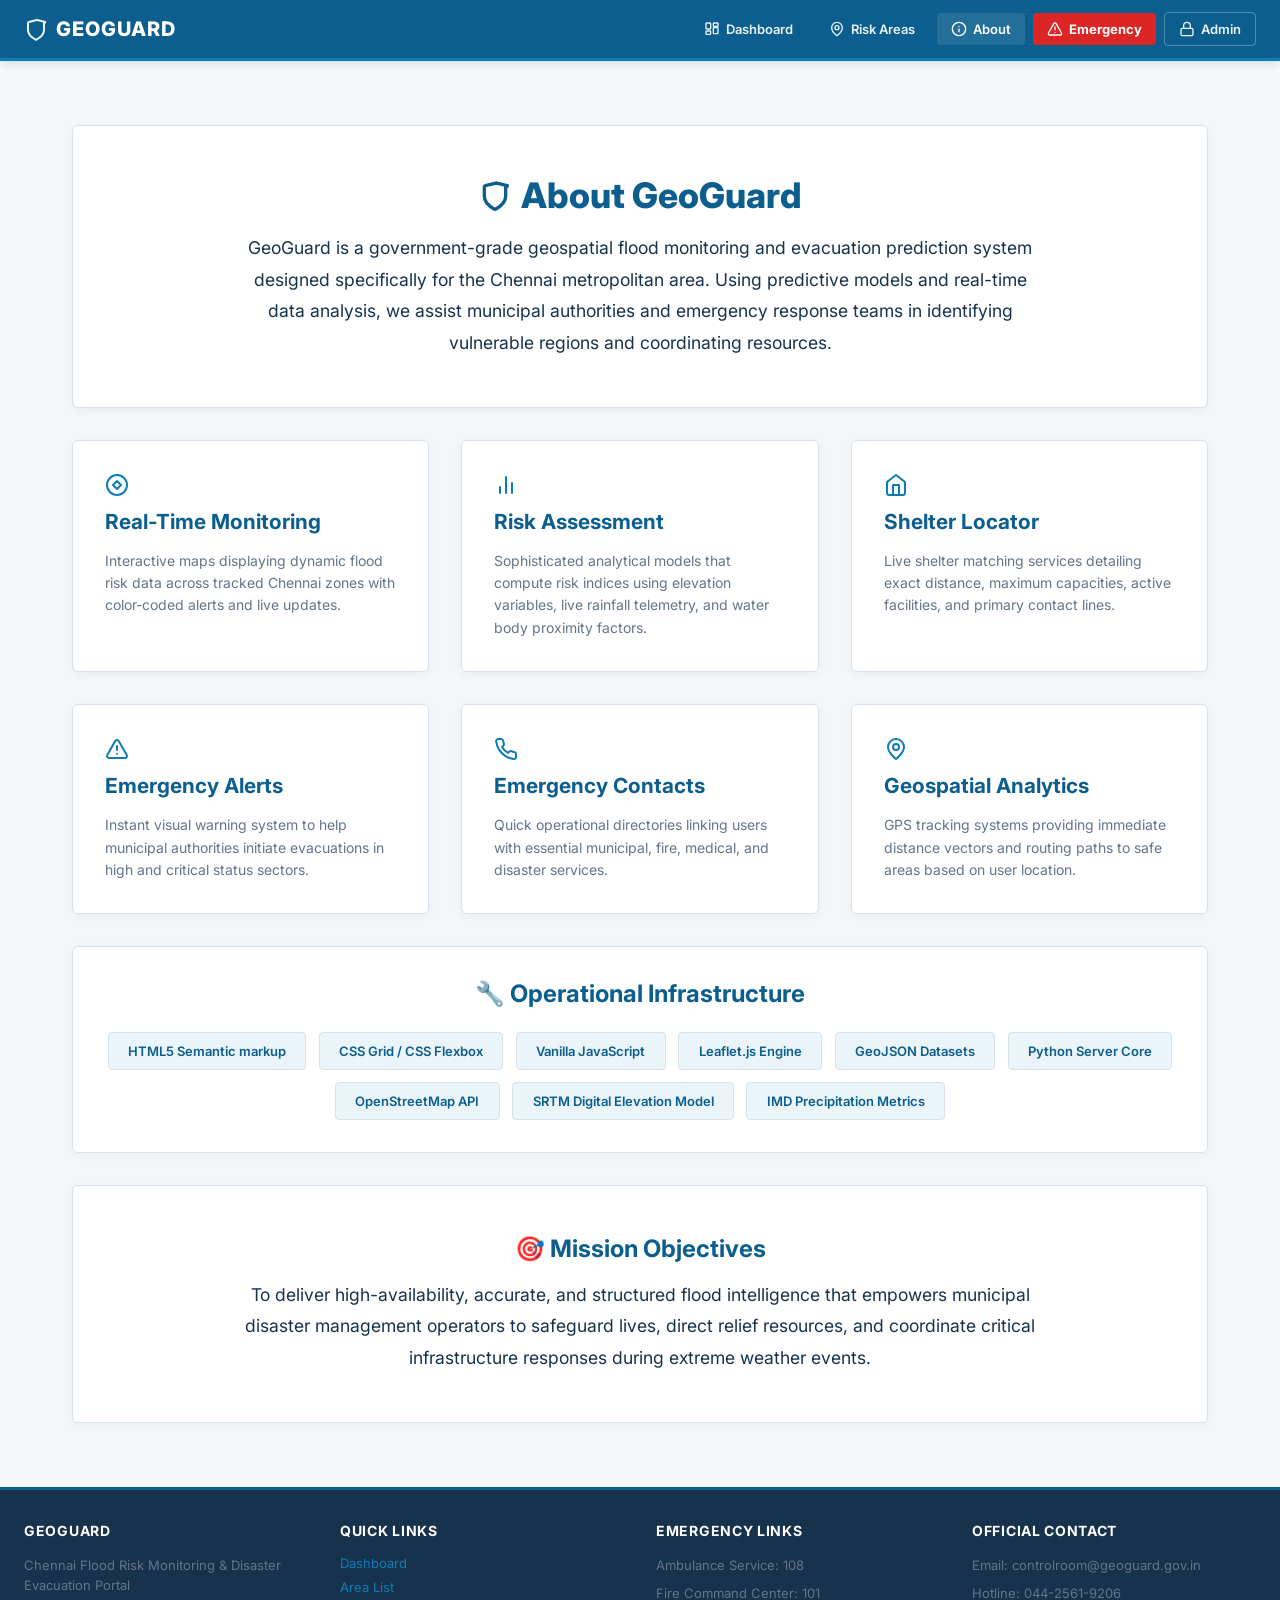
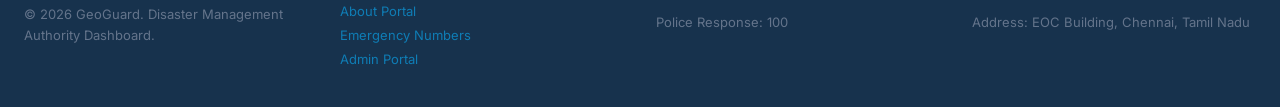
<file: frontend/about.html>
<!DOCTYPE html>
<html lang="en">
<head>
    <meta charset="UTF-8">
    <meta name="viewport" content="width=device-width, initial-scale=1.0">
    <title>About - GeoGuard</title>
    <link rel="stylesheet" href="style.css">
    <style>
        body {
            height: auto;
            overflow-y: auto;
            min-height: 100vh;
        }
        
        .about-container {
            max-width: 1200px;
            margin: 2rem auto;
            padding: 2rem;
            display: flex;
            flex-direction: column;
            gap: 2rem;
        }
        
        .about-hero {
            background-color: #FFFFFF;
            padding: 3rem;
            border-radius: 6px;
            text-align: center;
            box-shadow: 0 2px 8px rgba(15, 45, 65, 0.05);
            border: 1px solid #D9E2EA;
        }
        
        .about-hero h1 {
            color: #0B5E8E;
            font-size: 2.2rem;
            font-weight: 800;
            margin-bottom: 1rem;
            display: flex;
            align-items: center;
            justify-content: center;
            gap: 10px;
        }
        
        .about-hero p {
            color: #17324D;
            font-size: 1.1rem;
            line-height: 1.8;
            max-width: 800px;
            margin: 0 auto;
        }
        
        .features-grid {
            display: grid;
            grid-template-columns: repeat(auto-fit, minmax(300px, 1fr));
            gap: 2rem;
        }
        
        .feature-card {
            background-color: #FFFFFF;
            padding: 2rem;
            border-radius: 6px;
            box-shadow: 0 2px 8px rgba(15, 45, 65, 0.05);
            border: 1px solid #D9E2EA;
            transition: all 0.2s ease;
        }
        
        .feature-card:hover {
            transform: translateY(-2px);
            box-shadow: 0 4px 12px rgba(15, 45, 65, 0.08);
        }
        
        .feature-icon-wrapper {
            margin-bottom: 12px;
            color: #0F7DB5;
            display: inline-flex;
            align-items: center;
            justify-content: center;
        }
        
        .feature-card h3 {
            color: #0B5E8E;
            margin-bottom: 1rem;
            font-size: 1.3rem;
            font-weight: 700;
        }
        
        .feature-card p {
            color: #64748B;
            line-height: 1.6;
            font-size: 14px;
        }
        
        .tech-stack {
            background-color: #FFFFFF;
            padding: 2rem;
            border-radius: 6px;
            box-shadow: 0 2px 8px rgba(15, 45, 65, 0.05);
            border: 1px solid #D9E2EA;
        }
        
        .tech-stack h2 {
            color: #0B5E8E;
            margin-bottom: 1.5rem;
            text-align: center;
            font-weight: 700;
        }
        
        .tech-list {
            display: flex;
            flex-wrap: wrap;
            gap: 0.8rem;
            justify-content: center;
        }
        
        .tech-item {
            background-color: #EAF4F9;
            color: #0B5E8E;
            padding: 0.6rem 1.2rem;
            border-radius: 4px;
            font-weight: 600;
            font-size: 13px;
            border: 1px solid #D9E2EA;
        }
    </style>
</head>
<body>
    <!-- Government Emergency Header -->
    <header class="header">
        <div class="logo">
            <svg xmlns="http://www.w3.org/2000/svg" width="24" height="24" viewBox="0 0 24 24" fill="none" stroke="currentColor" stroke-width="2" stroke-linecap="round" stroke-linejoin="round" class="logo-icon"><path d="M20 13c0 5-3.5 7.5-7.66 9.7a1 1 0 0 1-.68 0C7.5 20.5 4 18 4 13V6a1 1 0 0 1 .76-.97l8-2a1 1 0 0 1 .48 0l8 2A1 1 0 0 1 20 6z"/></svg>
            <span>GEOGUARD</span>
        </div>
        <nav class="nav">
            <a href="index.html" class="nav-link">
                <svg xmlns="http://www.w3.org/2000/svg" width="16" height="16" viewBox="0 0 24 24" fill="none" stroke="currentColor" stroke-width="2" stroke-linecap="round" stroke-linejoin="round"><rect width="7" height="9" x="3" y="3" rx="1"/><rect width="7" height="5" x="14" y="3" rx="1"/><rect width="7" height="9" x="14" y="10" rx="1"/><rect width="7" height="5" x="3" y="15" rx="1"/></svg>
                Dashboard
            </a>
            <a href="areas.html" class="nav-link">
                <svg xmlns="http://www.w3.org/2000/svg" width="16" height="16" viewBox="0 0 24 24" fill="none" stroke="currentColor" stroke-width="2" stroke-linecap="round" stroke-linejoin="round"><path d="M20 10c0 6-8 12-8 12s-8-6-8-12a8 8 0 0 1 16 0Z"/><circle cx="12" cy="10" r="3"/></svg>
                Risk Areas
            </a>
            <a href="about.html" class="nav-link active">
                <svg xmlns="http://www.w3.org/2000/svg" width="16" height="16" viewBox="0 0 24 24" fill="none" stroke="currentColor" stroke-width="2" stroke-linecap="round" stroke-linejoin="round"><circle cx="12" cy="12" r="10"/><path d="M12 16v-4"/><path d="M12 8h.01"/></svg>
                About
            </a>
            <a href="emergency.html" class="emergency-link">
                <svg xmlns="http://www.w3.org/2000/svg" width="16" height="16" viewBox="0 0 24 24" fill="none" stroke="currentColor" stroke-width="2" stroke-linecap="round" stroke-linejoin="round"><path d="m21.73 18-8-14a2 2 0 0 0-3.48 0l-8 14A2 2 0 0 0 4 21h16a2 2 0 0 0 1.73-3Z"/><line x1="12" y1="9" x2="12" y2="13"/><line x1="12" y1="17" x2="12.01" y2="17"/></svg>
                Emergency
            </a>
            <a href="login.html" class="admin-link">
                <svg xmlns="http://www.w3.org/2000/svg" width="16" height="16" viewBox="0 0 24 24" fill="none" stroke="currentColor" stroke-width="2" stroke-linecap="round" stroke-linejoin="round"><rect width="18" height="11" x="3" y="11" rx="2" ry="2"/><path d="M7 11V7a5 5 0 0 1 10 0v4"/></svg>
                Admin
            </a>
        </nav>
    </header>

    <div class="about-container">
        <div class="about-hero">
            <h1>
                <svg xmlns="http://www.w3.org/2000/svg" width="32" height="32" viewBox="0 0 24 24" fill="none" stroke="currentColor" stroke-width="2.5" stroke-linecap="round" stroke-linejoin="round" style="color: #0B5E8E;"><path d="M20 13c0 5-3.5 7.5-7.66 9.7a1 1 0 0 1-.68 0C7.5 20.5 4 18 4 13V6a1 1 0 0 1 .76-.97l8-2a1 1 0 0 1 .48 0l8 2A1 1 0 0 1 20 6z"/></svg>
                About GeoGuard
            </h1>
            <p>GeoGuard is a government-grade geospatial flood monitoring and evacuation prediction system designed specifically for the Chennai metropolitan area. Using predictive models and real-time data analysis, we assist municipal authorities and emergency response teams in identifying vulnerable regions and coordinating resources.</p>
        </div>

        <div class="features-grid">
            <div class="feature-card">
                <div class="feature-icon-wrapper">
                    <svg xmlns="http://www.w3.org/2000/svg" width="24" height="24" viewBox="0 0 24 24" fill="none" stroke="currentColor" stroke-width="2" stroke-linecap="round" stroke-linejoin="round"><circle cx="12" cy="12" r="10"/><polygon points="12 8 8 12 12 16 16 12 12 8"/></svg>
                </div>
                <h3>Real-Time Monitoring</h3>
                <p>Interactive maps displaying dynamic flood risk data across tracked Chennai zones with color-coded alerts and live updates.</p>
            </div>

            <div class="feature-card">
                <div class="feature-icon-wrapper">
                    <svg xmlns="http://www.w3.org/2000/svg" width="24" height="24" viewBox="0 0 24 24" fill="none" stroke="currentColor" stroke-width="2" stroke-linecap="round" stroke-linejoin="round"><line x1="18" y1="20" x2="18" y2="10"/><line x1="12" y1="20" x2="12" y2="4"/><line x1="6" y1="20" x2="6" y2="14"/></svg>
                </div>
                <h3>Risk Assessment</h3>
                <p>Sophisticated analytical models that compute risk indices using elevation variables, live rainfall telemetry, and water body proximity factors.</p>
            </div>

            <div class="feature-card">
                <div class="feature-icon-wrapper">
                    <svg xmlns="http://www.w3.org/2000/svg" width="24" height="24" viewBox="0 0 24 24" fill="none" stroke="currentColor" stroke-width="2" stroke-linecap="round" stroke-linejoin="round"><path d="m3 9 9-7 9 7v11a2 2 0 0 1-2 2H5a2 2 0 0 1-2-2z"/><polyline points="9 22 9 12 15 12 15 22"/></svg>
                </div>
                <h3>Shelter Locator</h3>
                <p>Live shelter matching services detailing exact distance, maximum capacities, active facilities, and primary contact lines.</p>
            </div>

            <div class="feature-card">
                <div class="feature-icon-wrapper">
                    <svg xmlns="http://www.w3.org/2000/svg" width="24" height="24" viewBox="0 0 24 24" fill="none" stroke="currentColor" stroke-width="2" stroke-linecap="round" stroke-linejoin="round"><path d="m21.73 18-8-14a2 2 0 0 0-3.48 0l-8 14A2 2 0 0 0 4 21h16a2 2 0 0 0 1.73-3Z"/><line x1="12" y1="9" x2="12" y2="13"/><line x1="12" y1="17" x2="12.01" y2="17"/></svg>
                </div>
                <h3>Emergency Alerts</h3>
                <p>Instant visual warning system to help municipal authorities initiate evacuations in high and critical status sectors.</p>
            </div>

            <div class="feature-card">
                <div class="feature-icon-wrapper">
                    <svg xmlns="http://www.w3.org/2000/svg" width="24" height="24" viewBox="0 0 24 24" fill="none" stroke="currentColor" stroke-width="2" stroke-linecap="round" stroke-linejoin="round"><path d="M22 16.92v3a2 2 0 0 1-2.18 2 19.79 19.79 0 0 1-8.63-3.07 19.5 19.5 0 0 1-6-6 19.79 19.79 0 0 1-3.07-8.67A2 2 0 0 1 4.11 2h3a2 2 0 0 1 2 1.72 12.84 12.84 0 0 0 .7 2.81 2 2 0 0 1-.45 2.11L8.09 9.91a16 16 0 0 0 6 6l1.27-1.27a2 2 0 0 1 2.11-.45 12.84 12.84 0 0 0 2.81.7A2 2 0 0 1 22 16.92z"/></svg>
                </div>
                <h3>Emergency Contacts</h3>
                <p>Quick operational directories linking users with essential municipal, fire, medical, and disaster services.</p>
            </div>

            <div class="feature-card">
                <div class="feature-icon-wrapper">
                    <svg xmlns="http://www.w3.org/2000/svg" width="24" height="24" viewBox="0 0 24 24" fill="none" stroke="currentColor" stroke-width="2" stroke-linecap="round" stroke-linejoin="round"><path d="M20 10c0 6-8 12-8 12s-8-6-8-12a8 8 0 0 1 16 0Z"/><circle cx="12" cy="10" r="3"/></svg>
                </div>
                <h3>Geospatial Analytics</h3>
                <p>GPS tracking systems providing immediate distance vectors and routing paths to safe areas based on user location.</p>
            </div>
        </div>

        <div class="tech-stack">
            <h2>🔧 Operational Infrastructure</h2>
            <div class="tech-list">
                <span class="tech-item">HTML5 Semantic markup</span>
                <span class="tech-item">CSS Grid / CSS Flexbox</span>
                <span class="tech-item">Vanilla JavaScript</span>
                <span class="tech-item">Leaflet.js Engine</span>
                <span class="tech-item">GeoJSON Datasets</span>
                <span class="tech-item">Python Server Core</span>
                <span class="tech-item">OpenStreetMap API</span>
                <span class="tech-item">SRTM Digital Elevation Model</span>
                <span class="tech-item">IMD Precipitation Metrics</span>
            </div>
        </div>

        <div class="about-hero">
            <h2 style="color: #0B5E8E; margin-bottom: 1rem; font-weight: 700;">🎯 Mission Objectives</h2>
            <p>To deliver high-availability, accurate, and structured flood intelligence that empowers municipal disaster management operators to safeguard lives, direct relief resources, and coordinate critical infrastructure responses during extreme weather events.</p>
        </div>
    </div>

    <!-- Government Portal Footer -->
    <footer class="footer">
        <div class="footer-content">
            <div class="footer-section">
                <h4>GEOGUARD</h4>
                <p>Chennai Flood Risk Monitoring & Disaster Evacuation Portal</p>
                <p>&copy; 2026 GeoGuard. Disaster Management Authority Dashboard.</p>
            </div>
            <div class="footer-section">
                <h4>Quick Links</h4>
                <a href="index.html">Dashboard</a>
                <a href="areas.html">Area List</a>
                <a href="about.html">About Portal</a>
                <a href="emergency.html">Emergency Numbers</a>
                <a href="login.html">Admin Portal</a>
            </div>
            <div class="footer-section">
                <h4>Emergency Links</h4>
                <p>Ambulance Service: 108</p>
                <p>Fire Command Center: 101</p>
                <p>Police Response: 100</p>
            </div>
            <div class="footer-section">
                <h4>Official Contact</h4>
                <p>Email: controlroom@geoguard.gov.in</p>
                <p>Hotline: 044-2561-9206</p>
                <p>Address: EOC Building, Chennai, Tamil Nadu</p>
            </div>
        </div>
    </footer>
</body>
</html>
</file>
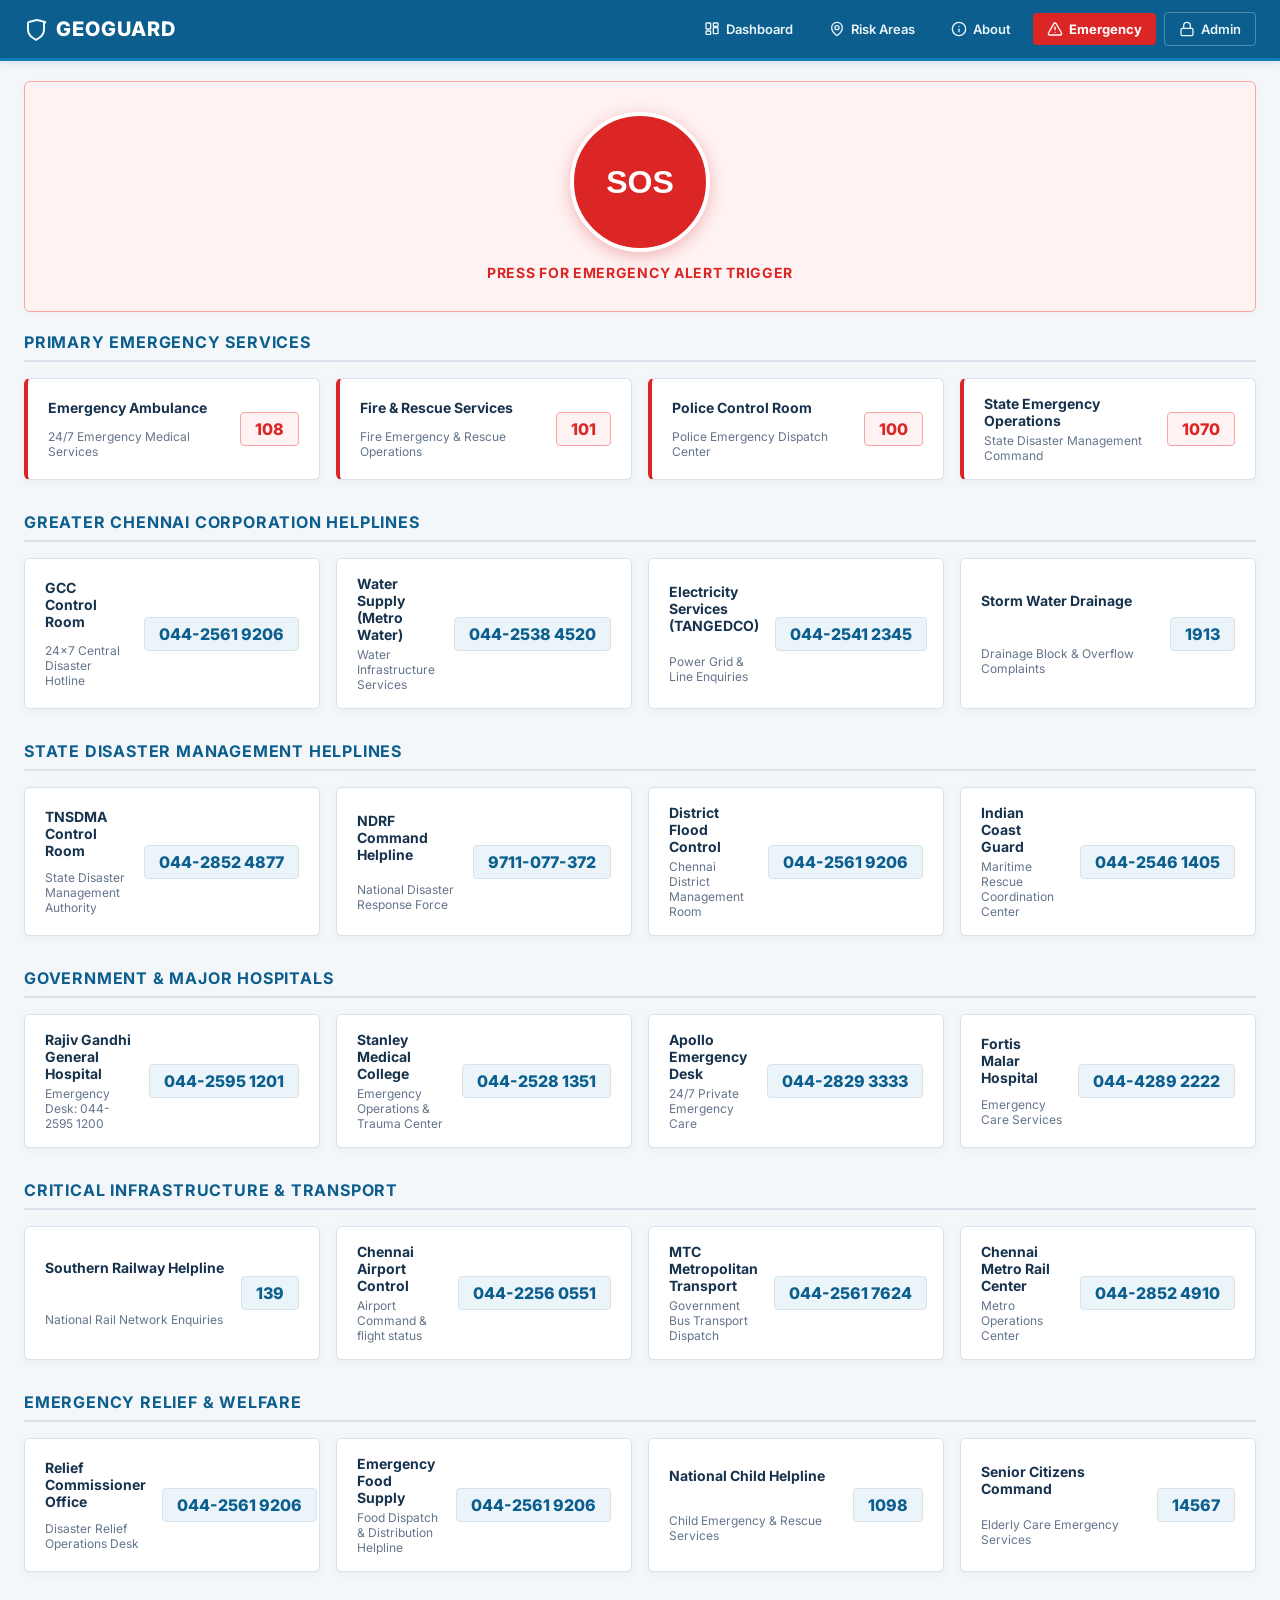
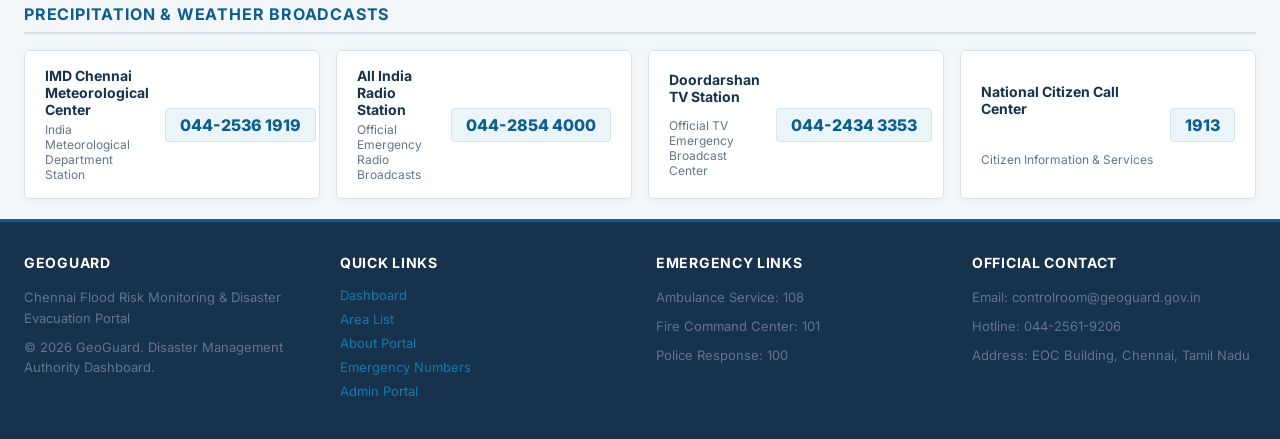
<file: frontend/emergency.html>
<!DOCTYPE html>
<html lang="en">
<head>
    <meta charset="UTF-8">
    <meta name="viewport" content="width=device-width, initial-scale=1.0">
    <title>GeoGuard - Emergency Contacts</title>
    <link rel="stylesheet" href="style.css">
    <link rel="stylesheet" href="emergency.css">
</head>
<body>
    <!-- Government Emergency Header -->
    <header class="header">
        <div class="logo">
            <svg xmlns="http://www.w3.org/2000/svg" width="24" height="24" viewBox="0 0 24 24" fill="none" stroke="currentColor" stroke-width="2" stroke-linecap="round" stroke-linejoin="round" class="logo-icon"><path d="M20 13c0 5-3.5 7.5-7.66 9.7a1 1 0 0 1-.68 0C7.5 20.5 4 18 4 13V6a1 1 0 0 1 .76-.97l8-2a1 1 0 0 1 .48 0l8 2A1 1 0 0 1 20 6z"/></svg>
            <span>GEOGUARD</span>
        </div>
        <nav class="nav">
            <a href="index.html" class="nav-link">
                <svg xmlns="http://www.w3.org/2000/svg" width="16" height="16" viewBox="0 0 24 24" fill="none" stroke="currentColor" stroke-width="2" stroke-linecap="round" stroke-linejoin="round"><rect width="7" height="9" x="3" y="3" rx="1"/><rect width="7" height="5" x="14" y="3" rx="1"/><rect width="7" height="9" x="14" y="10" rx="1"/><rect width="7" height="5" x="3" y="15" rx="1"/></svg>
                Dashboard
            </a>
            <a href="areas.html" class="nav-link">
                <svg xmlns="http://www.w3.org/2000/svg" width="16" height="16" viewBox="0 0 24 24" fill="none" stroke="currentColor" stroke-width="2" stroke-linecap="round" stroke-linejoin="round"><path d="M20 10c0 6-8 12-8 12s-8-6-8-12a8 8 0 0 1 16 0Z"/><circle cx="12" cy="10" r="3"/></svg>
                Risk Areas
            </a>
            <a href="about.html" class="nav-link">
                <svg xmlns="http://www.w3.org/2000/svg" width="16" height="16" viewBox="0 0 24 24" fill="none" stroke="currentColor" stroke-width="2" stroke-linecap="round" stroke-linejoin="round"><circle cx="12" cy="12" r="10"/><path d="M12 16v-4"/><path d="M12 8h.01"/></svg>
                About
            </a>
            <a href="emergency.html" class="emergency-link active">
                <svg xmlns="http://www.w3.org/2000/svg" width="16" height="16" viewBox="0 0 24 24" fill="none" stroke="currentColor" stroke-width="2" stroke-linecap="round" stroke-linejoin="round"><path d="m21.73 18-8-14a2 2 0 0 0-3.48 0l-8 14A2 2 0 0 0 4 21h16a2 2 0 0 0 1.73-3Z"/><line x1="12" y1="9" x2="12" y2="13"/><line x1="12" y1="17" x2="12.01" y2="17"/></svg>
                Emergency
            </a>
            <a href="login.html" class="admin-link">
                <svg xmlns="http://www.w3.org/2000/svg" width="16" height="16" viewBox="0 0 24 24" fill="none" stroke="currentColor" stroke-width="2" stroke-linecap="round" stroke-linejoin="round"><rect width="18" height="11" x="3" y="11" rx="2" ry="2"/><path d="M7 11V7a5 5 0 0 1 10 0v4"/></svg>
                Admin
            </a>
        </nav>
    </header>

    <!-- SOS Button -->
    <div class="sos-container">
        <button class="sos-button" id="sosButton">
            <div class="sos-pulse"></div>
            <span class="sos-text">SOS</span>
        </button>
        <p class="sos-info">Press for Emergency Alert Trigger</p>
    </div>

    <div class="main-container">
        <!-- Emergency Services -->
        <div class="section">
            <h2>Primary Emergency Services</h2>
            <div class="contacts-grid">
                <div class="contact-card emergency">
                    <h3>Emergency Ambulance</h3>
                    <a href="tel:108" class="contact-number">108</a>
                    <p class="contact-desc">24/7 Emergency Medical Services</p>
                </div>
                <div class="contact-card emergency">
                    <h3>Fire & Rescue Services</h3>
                    <a href="tel:101" class="contact-number">101</a>
                    <p class="contact-desc">Fire Emergency & Rescue Operations</p>
                </div>
                <div class="contact-card emergency">
                    <h3>Police Control Room</h3>
                    <a href="tel:100" class="contact-number">100</a>
                    <p class="contact-desc">Police Emergency Dispatch Center</p>
                </div>
                <div class="contact-card emergency">
                    <h3>State Emergency Operations</h3>
                    <a href="tel:1070" class="contact-number">1070</a>
                    <p class="contact-desc">State Disaster Management Command</p>
                </div>
            </div>
        </div>

        <!-- Chennai Corporation -->
        <div class="section">
            <h2>Greater Chennai Corporation Helplines</h2>
            <div class="contacts-grid">
                <div class="contact-card">
                    <h3>GCC Control Room</h3>
                    <a href="tel:04425619206" class="contact-number">044-2561 9206</a>
                    <p class="contact-desc">24x7 Central Disaster Hotline</p>
                </div>
                <div class="contact-card">
                    <h3>Water Supply (Metro Water)</h3>
                    <a href="tel:04425384520" class="contact-number">044-2538 4520</a>
                    <p class="contact-desc">Water Infrastructure Services</p>
                </div>
                <div class="contact-card">
                    <h3>Electricity Services (TANGEDCO)</h3>
                    <a href="tel:04425412345" class="contact-number">044-2541 2345</a>
                    <p class="contact-desc">Power Grid & Line Enquiries</p>
                </div>
                <div class="contact-card">
                    <h3>Storm Water Drainage</h3>
                    <a href="tel:1913" class="contact-number">1913</a>
                    <p class="contact-desc">Drainage Block & Overflow Complaints</p>
                </div>
            </div>
        </div>

        <!-- Disaster Management -->
        <div class="section">
            <h2>State Disaster Management Helplines</h2>
            <div class="contacts-grid">
                <div class="contact-card">
                    <h3>TNSDMA Control Room</h3>
                    <a href="tel:04428524877" class="contact-number">044-2852 4877</a>
                    <p class="contact-desc">State Disaster Management Authority</p>
                </div>
                <div class="contact-card">
                    <h3>NDRF Command Helpline</h3>
                    <a href="tel:9711077372" class="contact-number">9711-077-372</a>
                    <p class="contact-desc">National Disaster Response Force</p>
                </div>
                <div class="contact-card">
                    <h3>District Flood Control</h3>
                    <a href="tel:04425619206" class="contact-number">044-2561 9206</a>
                    <p class="contact-desc">Chennai District Management Room</p>
                </div>
                <div class="contact-card">
                    <h3>Indian Coast Guard</h3>
                    <a href="tel:04425461405" class="contact-number">044-2546 1405</a>
                    <p class="contact-desc">Maritime Rescue Coordination Center</p>
                </div>
            </div>
        </div>

        <!-- Medical Services -->
        <div class="section">
            <h2>Government & Major Hospitals</h2>
            <div class="contacts-grid">
                <div class="contact-card">
                    <h3>Rajiv Gandhi General Hospital</h3>
                    <a href="tel:04425951201" class="contact-number">044-2595 1201</a>
                    <p class="contact-desc">Emergency Desk: 044-2595 1200</p>
                </div>
                <div class="contact-card">
                    <h3>Stanley Medical College</h3>
                    <a href="tel:04425281351" class="contact-number">044-2528 1351</a>
                    <p class="contact-desc">Emergency Operations & Trauma Center</p>
                </div>
                <div class="contact-card">
                    <h3>Apollo Emergency Desk</h3>
                    <a href="tel:04428293333" class="contact-number">044-2829 3333</a>
                    <p class="contact-desc">24/7 Private Emergency Care</p>
                </div>
                <div class="contact-card">
                    <h3>Fortis Malar Hospital</h3>
                    <a href="tel:04442892222" class="contact-number">044-4289 2222</a>
                    <p class="contact-desc">Emergency Care Services</p>
                </div>
            </div>
        </div>

        <!-- Transport & Railways -->
        <div class="section">
            <h2>Critical Infrastructure & Transport</h2>
            <div class="contacts-grid">
                <div class="contact-card">
                    <h3>Southern Railway Helpline</h3>
                    <a href="tel:139" class="contact-number">139</a>
                    <p class="contact-desc">National Rail Network Enquiries</p>
                </div>
                <div class="contact-card">
                    <h3>Chennai Airport Control</h3>
                    <a href="tel:04422560551" class="contact-number">044-2256 0551</a>
                    <p class="contact-desc">Airport Command & flight status</p>
                </div>
                <div class="contact-card">
                    <h3>MTC Metropolitan Transport</h3>
                    <a href="tel:04425617624" class="contact-number">044-2561 7624</a>
                    <p class="contact-desc">Government Bus Transport Dispatch</p>
                </div>
                <div class="contact-card">
                    <h3>Chennai Metro Rail Center</h3>
                    <a href="tel:04428524910" class="contact-number">044-2852 4910</a>
                    <p class="contact-desc">Metro Operations Center</p>
                </div>
            </div>
        </div>

        <!-- Relief & Welfare -->
        <div class="section">
            <h2>Emergency Relief & Welfare</h2>
            <div class="contacts-grid">
                <div class="contact-card">
                    <h3>Relief Commissioner Office</h3>
                    <a href="tel:04425619206" class="contact-number">044-2561 9206</a>
                    <p class="contact-desc">Disaster Relief Operations Desk</p>
                </div>
                <div class="contact-card">
                    <h3>Emergency Food Supply</h3>
                    <a href="tel:04425619206" class="contact-number">044-2561 9206</a>
                    <p class="contact-desc">Food Dispatch & Distribution Helpline</p>
                </div>
                <div class="contact-card">
                    <h3>National Child Helpline</h3>
                    <a href="tel:1098" class="contact-number">1098</a>
                    <p class="contact-desc">Child Emergency & Rescue Services</p>
                </div>
                <div class="contact-card">
                    <h3>Senior Citizens Command</h3>
                    <a href="tel:14567" class="contact-number">14567</a>
                    <p class="contact-desc">Elderly Care Emergency Services</p>
                </div>
            </div>
        </div>

        <!-- Weather & Information -->
        <div class="section">
            <h2>Precipitation & Weather Broadcasts</h2>
            <div class="contacts-grid">
                <div class="contact-card">
                    <h3>IMD Chennai Meteorological Center</h3>
                    <a href="tel:04425361919" class="contact-number">044-2536 1919</a>
                    <p class="contact-desc">India Meteorological Department Station</p>
                </div>
                <div class="contact-card">
                    <h3>All India Radio Station</h3>
                    <a href="tel:04428544000" class="contact-number">044-2854 4000</a>
                    <p class="contact-desc">Official Emergency Radio Broadcasts</p>
                </div>
                <div class="contact-card">
                    <h3>Doordarshan TV Station</h3>
                    <a href="tel:04424343353" class="contact-number">044-2434 3353</a>
                    <p class="contact-desc">Official TV Emergency Broadcast Center</p>
                </div>
                <div class="contact-card">
                    <h3>National Citizen Call Center</h3>
                    <a href="tel:1913" class="contact-number">1913</a>
                    <p class="contact-desc">Citizen Information & Services</p>
                </div>
            </div>
        </div>
    </div>

    <!-- SOS Modal -->
    <div id="sosModal" class="modal">
        <div class="modal-content">
            <span class="close">&times;</span>
            <h2>SOS Alert Activated</h2>
            <p>Your coordinates have been parsed. Emergency dispatch notified.</p>
            <div class="emergency-actions">
                <a href="tel:108" class="action-btn">Call Medical Dispatch (108)</a>
                <a href="tel:100" class="action-btn">Call Police Dispatch (100)</a>
                <a href="tel:101" class="action-btn">Call Fire Dispatch (101)</a>
                <a href="tel:1070" class="action-btn">Call Disaster Control (1070)</a>
            </div>
            <div class="location-info" id="locationInfo">
                <p>Retrieving GPS coordinates...</p>
            </div>
        </div>
    </div>

    <!-- Government Portal Footer -->
    <footer class="footer">
        <div class="footer-content">
            <div class="footer-section">
                <h4>GEOGUARD</h4>
                <p>Chennai Flood Risk Monitoring & Disaster Evacuation Portal</p>
                <p>&copy; 2026 GeoGuard. Disaster Management Authority Dashboard.</p>
            </div>
            <div class="footer-section">
                <h4>Quick Links</h4>
                <a href="index.html">Dashboard</a>
                <a href="areas.html">Area List</a>
                <a href="about.html">About Portal</a>
                <a href="emergency.html">Emergency Numbers</a>
                <a href="login.html">Admin Portal</a>
            </div>
            <div class="footer-section">
                <h4>Emergency Links</h4>
                <p>Ambulance Service: 108</p>
                <p>Fire Command Center: 101</p>
                <p>Police Response: 100</p>
            </div>
            <div class="footer-section">
                <h4>Official Contact</h4>
                <p>Email: controlroom@geoguard.gov.in</p>
                <p>Hotline: 044-2561-9206</p>
                <p>Address: EOC Building, Chennai, Tamil Nadu</p>
            </div>
        </div>
    </footer>

    <script src="emergency.js"></script>
</body>
</html>
</file>
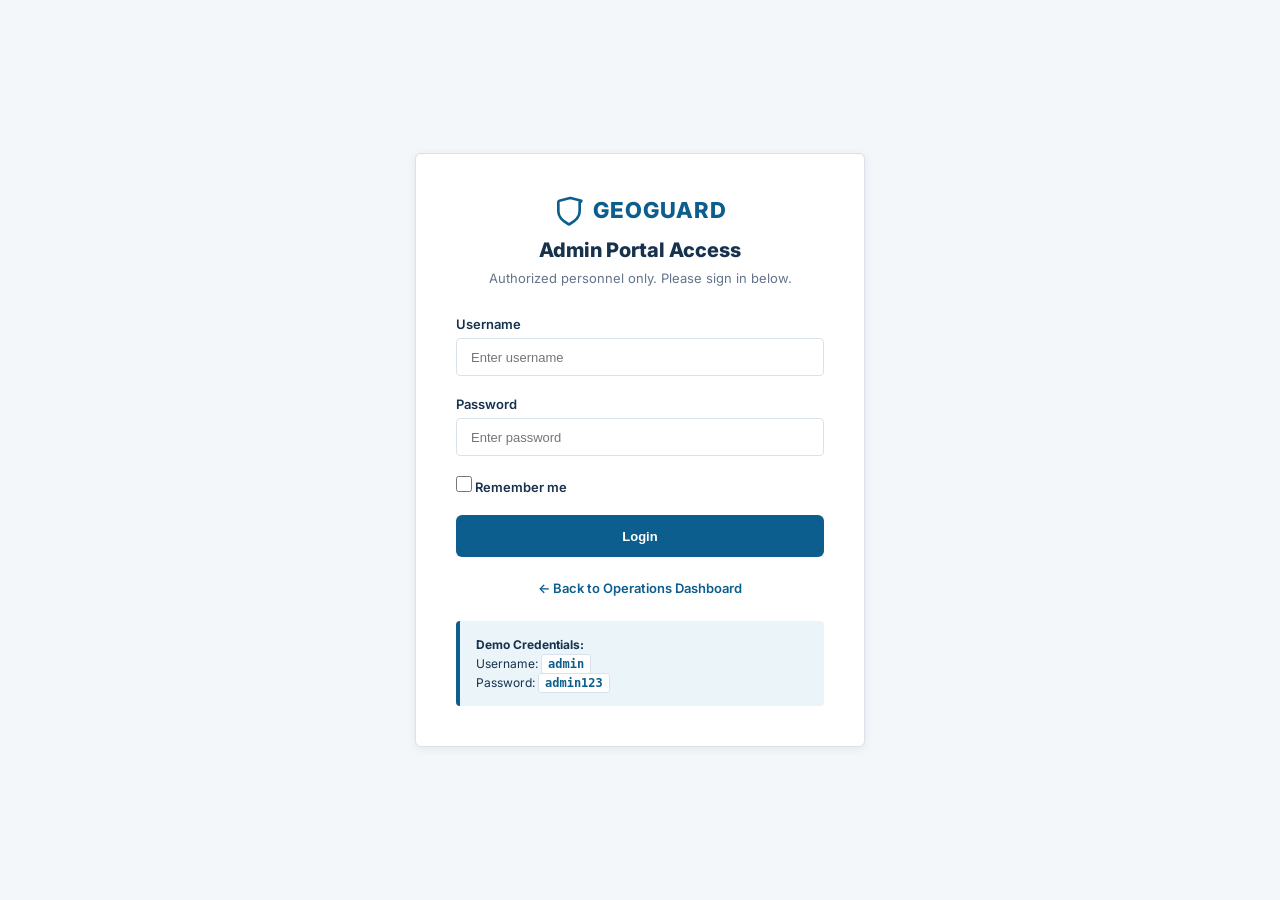
<file: frontend/login.html>
<!DOCTYPE html>
<html lang="en">
<head>
    <meta charset="UTF-8">
    <meta name="viewport" content="width=device-width, initial-scale=1.0">
    <title>GeoGuard - Admin Login</title>
    <link rel="stylesheet" href="style.css">
    <link rel="stylesheet" href="login.css">
</head>
<body class="login-body">
    <div class="login-container">
        <div class="login-box">
            <div class="login-header">
                <div class="login-logo">
                    <svg xmlns="http://www.w3.org/2000/svg" width="32" height="32" viewBox="0 0 24 24" fill="none" stroke="currentColor" stroke-width="2" stroke-linecap="round" stroke-linejoin="round" style="color: #0B5E8E;"><path d="M20 13c0 5-3.5 7.5-7.66 9.7a1 1 0 0 1-.68 0C7.5 20.5 4 18 4 13V6a1 1 0 0 1 .76-.97l8-2a1 1 0 0 1 .48 0l8 2A1 1 0 0 1 20 6z"/></svg>
                    <span>GEOGUARD</span>
                </div>
                <h2>Admin Portal Access</h2>
                <p>Authorized personnel only. Please sign in below.</p>
            </div>
            
            <form id="loginForm" onsubmit="handleLogin(event)">
                <div class="form-group">
                    <label for="username">Username</label>
                    <input type="text" id="username" name="username" placeholder="Enter username" required>
                </div>
                
                <div class="form-group">
                    <label for="password">Password</label>
                    <input type="password" id="password" name="password" placeholder="Enter password" required>
                </div>
                
                <div class="form-group">
                    <label class="checkbox-label">
                        <input type="checkbox" id="remember">
                        <span>Remember me</span>
                    </label>
                </div>
                
                <button type="submit" class="btn btn-primary" style="width: 100%; height: 42px;">Login</button>
                
                <div class="login-footer">
                    <a href="index.html" class="back-link">← Back to Operations Dashboard</a>
                </div>
            </form>
            
            <div class="demo-credentials">
                <p><strong>Demo Credentials:</strong></p>
                <p>Username: <code>admin</code></p>
                <p>Password: <code>admin123</code></p>
            </div>
        </div>
    </div>
    
    <script src="login.js"></script>
</body>
</html>
</file>
<file: frontend/style.css>
@import url('https://fonts.googleapis.com/css2?family=Inter:wght@400;500;600;700;800&display=swap');

* {
    margin: 0;
    padding: 0;
    box-sizing: border-box;
}

body {
    font-family: 'Inter', 'Segoe UI', Roboto, Helvetica, Arial, sans-serif;
    background-color: #F4F7F9;
    color: #17324D;
    min-height: 100vh;
    display: flex;
    flex-direction: column;
    overflow-x: hidden;
}

/* 1. Government Emergency Header */
.header {
    background-color: #0B5E8E;
    color: #FFFFFF;
    padding: 12px 24px;
    display: flex;
    justify-content: space-between;
    align-items: center;
    border-bottom: 3px solid #0F7DB5;
    box-shadow: 0 2px 8px rgba(11, 94, 142, 0.15);
    z-index: 1000;
}

.logo {
    font-size: 20px;
    font-weight: 800;
    letter-spacing: 0.05em;
    display: flex;
    align-items: center;
    gap: 8px;
}

.logo-icon {
    color: #EAF4F9;
}

.nav {
    display: flex;
    gap: 8px;
    align-items: center;
}

.nav-link {
    display: inline-flex;
    align-items: center;
    gap: 6px;
    color: #EAF4F9;
    padding: 8px 14px;
    border-radius: 4px;
    text-decoration: none;
    font-weight: 600;
    font-size: 13px;
    transition: all 0.2s ease;
}

.nav-link:hover, .nav-link.active {
    background-color: rgba(255, 255, 255, 0.1);
    color: #FFFFFF;
}

.emergency-link {
    display: inline-flex;
    align-items: center;
    gap: 6px;
    background-color: #DC2626;
    color: #FFFFFF;
    padding: 8px 14px;
    border-radius: 4px;
    text-decoration: none;
    font-weight: 700;
    font-size: 13px;
    transition: all 0.2s ease;
}

.emergency-link:hover {
    background-color: #B91C1C;
    transform: translateY(-1px);
}

.admin-link {
    display: inline-flex;
    align-items: center;
    gap: 6px;
    background-color: transparent;
    color: #EAF4F9;
    padding: 8px 14px;
    border-radius: 4px;
    text-decoration: none;
    font-weight: 600;
    font-size: 13px;
    border: 1px solid rgba(234, 244, 249, 0.3);
    transition: all 0.2s ease;
}

.admin-link:hover {
    background-color: rgba(255, 255, 255, 0.05);
    color: #FFFFFF;
}

.status-bar {
    display: flex;
    gap: 20px;
    align-items: center;
}

.status-indicator {
    background-color: rgba(22, 163, 74, 0.15);
    border: 1px solid rgba(22, 163, 74, 0.3);
    padding: 4px 10px;
    border-radius: 20px;
    display: flex;
    align-items: center;
    gap: 6px;
}

.status-dot {
    width: 8px;
    height: 8px;
    background-color: #16A34A;
    border-radius: 50%;
    display: inline-block;
    box-shadow: 0 0 0 2px rgba(22, 163, 74, 0.3);
}

.status-text {
    color: #16A34A;
    font-size: 11px;
    font-weight: 700;
    letter-spacing: 0.05em;
}

.status-item {
    display: flex;
    flex-direction: column;
    align-items: flex-start;
}

.status-label {
    font-size: 10px;
    text-transform: uppercase;
    letter-spacing: 0.03em;
    color: #94a3b8;
}

.status-value {
    font-weight: 600;
    font-size: 13px;
    color: #EAF4F9;
}

.risk-high {
    color: #F87171 !important;
}

/* LIVE STATUS BANNER */
.status-banner {
    display: flex;
    justify-content: space-between;
    align-items: center;
    padding: 10px 24px;
    font-size: 13px;
    transition: all 0.3s ease;
    border-bottom: 1px solid #D9E2EA;
}

.status-banner.operational {
    background-color: #F0FDF4;
    border-bottom-color: #BBF7D0;
    color: #15803D;
}

.status-banner.critical {
    background-color: #FEF2F2;
    border-bottom-color: #FCA5A5;
    color: #991B1B;
}

.status-banner-content {
    display: flex;
    align-items: center;
    gap: 10px;
    flex-wrap: wrap;
}

.status-banner-dot {
    width: 10px;
    height: 10px;
    border-radius: 50%;
    display: inline-block;
}

.operational .status-banner-dot {
    background-color: #16A34A;
    box-shadow: 0 0 0 2px rgba(22, 163, 74, 0.3);
}

.critical .status-banner-dot {
    background-color: #DC2626;
    box-shadow: 0 0 0 2px rgba(220, 38, 38, 0.3);
    animation: flash 1s infinite alternate;
}

@keyframes flash {
    from { opacity: 0.5; }
    to { opacity: 1; }
}

.status-banner-message {
    font-weight: 500;
    margin-right: 10px;
}

.status-banner-time {
    font-size: 11px;
    color: #64748B;
}

.status-banner-actions {
    display: flex;
    gap: 8px;
}

/* 2. Dashboard Content & Subheader */
.dashboard-content {
    max-width: 1600px;
    width: 100%;
    margin: 0 auto;
    padding: 20px 24px;
    display: flex;
    flex-direction: column;
    gap: 20px;
    flex: 1;
}

.dashboard-header {
    margin-bottom: 4px;
}

.dashboard-header h1 {
    font-size: 24px;
    font-weight: 800;
    color: #17324D;
    letter-spacing: -0.01em;
    margin-bottom: 4px;
}

.dashboard-header p {
    font-size: 14px;
    color: #64748B;
}

/* 3. Risk Summary Metrics Cards Row */
.risk-summary-container {
    display: grid;
    grid-template-columns: repeat(4, 1fr);
    gap: 16px;
}

.metric-card {
    background-color: #FFFFFF;
    border: 1px solid #D9E2EA;
    border-radius: 6px;
    padding: 16px;
    display: flex;
    align-items: center;
    position: relative;
    box-shadow: 0 2px 8px rgba(15, 45, 65, 0.05);
    cursor: pointer;
    transition: transform 0.2s, box-shadow 0.2s;
    height: 78px;
}

.metric-card:hover {
    transform: translateY(-2px);
    box-shadow: 0 4px 12px rgba(15, 45, 65, 0.08);
}

.metric-border-left {
    position: absolute;
    left: 0;
    top: 0;
    bottom: 0;
    width: 6px;
    border-top-left-radius: 6px;
    border-bottom-left-radius: 6px;
}

.metric-icon-box {
    margin-left: 6px;
    margin-right: 14px;
    display: flex;
    align-items: center;
    justify-content: center;
}

.metric-content {
    display: flex;
    flex-direction: column;
}

.metric-label {
    font-size: 11px;
    font-weight: 700;
    letter-spacing: 0.05em;
    margin-bottom: 2px;
}

.metric-value {
    font-size: 24px;
    font-weight: 800;
    line-height: 1;
    color: #17324D;
}

.metric-status {
    font-size: 11px;
    color: #64748B;
    margin-top: 2px;
}

/* Specific Risk States for Cards */
.metric-card.safe .metric-border-left { background-color: #16A34A; }
.metric-card.safe .metric-label { color: #16A34A; }
.metric-card.safe .metric-icon-box { color: #16A34A; }

.metric-card.moderate .metric-border-left { background-color: #F59E0B; }
.metric-card.moderate .metric-label { color: #D97706; }
.metric-card.moderate .metric-icon-box { color: #F59E0B; }

.metric-card.high .metric-border-left { background-color: #EA580C; }
.metric-card.high .metric-label { color: #EA580C; }
.metric-card.high .metric-icon-box { color: #EA580C; }

.metric-card.severe .metric-border-left { background-color: #DC2626; }
.metric-card.severe .metric-label { color: #DC2626; }
.metric-card.severe .metric-icon-box { color: #DC2626; }

/* 4. Main 70/30 Layout */
.main-layout {
    display: flex;
    gap: 20px;
    height: 520px;
    min-height: 520px;
}

/* Map Container (70%) */
.map-container {
    width: 70%;
    background-color: #FFFFFF;
    border: 1px solid #D9E2EA;
    border-radius: 8px;
    box-shadow: 0 2px 8px rgba(15, 45, 65, 0.08);
    position: relative;
    overflow: hidden;
    display: flex;
    flex-direction: column;
}

.map-section-header {
    background-color: #FFFFFF;
    border-bottom: 1px solid #D9E2EA;
    padding: 10px 16px;
    display: flex;
    justify-content: space-between;
    align-items: center;
    z-index: 999;
}

.map-title-text {
    font-size: 13px;
    font-weight: 700;
    color: #0B5E8E;
    display: flex;
    align-items: center;
    gap: 6px;
}

.map-legend {
    display: flex;
    gap: 12px;
    font-size: 11px;
    font-weight: 600;
    color: #64748B;
}

.legend-item {
    display: flex;
    align-items: center;
    gap: 4px;
}

.legend-dot {
    width: 8px;
    height: 8px;
    border-radius: 50%;
    display: inline-block;
}

.dot-safe { background-color: #16A34A; }
.dot-moderate { background-color: #F59E0B; }
.dot-high { background-color: #EA580C; }
.dot-critical { background-color: #DC2626; }
.dot-shelter { background-color: #0F7DB5; }

#map {
    width: 100%;
    flex: 1;
    background-color: #EAF4F9 !important;
}

.map-controls {
    position: absolute;
    top: 50px;
    left: 16px;
    right: 16px;
    z-index: 1000;
    display: flex;
    gap: 12px;
}

.search-container {
    flex: 1;
    position: relative;
}

.search-icon-wrapper {
    position: absolute;
    left: 14px;
    top: 50%;
    transform: translateY(-50%);
    color: #64748B;
    display: flex;
    align-items: center;
    pointer-events: none;
}

.location-search {
    width: 100%;
    padding: 10px 14px 10px 38px;
    border: 1px solid #D9E2EA;
    border-radius: 4px;
    font-size: 13px;
    font-weight: 500;
    box-shadow: 0 2px 6px rgba(0, 0, 0, 0.08);
    background-color: #FFFFFF;
    color: #17324D;
    height: 38px;
}

.location-search:focus {
    outline: none;
    border-color: #0F7DB5;
    box-shadow: 0 0 0 3px rgba(15, 125, 181, 0.15);
}

.search-results {
    position: absolute;
    top: 42px;
    left: 0;
    right: 0;
    background-color: #FFFFFF;
    border: 1px solid #D9E2EA;
    border-radius: 4px;
    box-shadow: 0 4px 12px rgba(15, 45, 65, 0.15);
    max-height: 200px;
    overflow-y: auto;
    display: none;
}

.search-results.active {
    display: block;
}

.search-result-item {
    padding: 10px 14px;
    cursor: pointer;
    border-bottom: 1px solid #EAF4F9;
    color: #17324D;
    font-size: 13px;
    transition: background-color 0.15s ease;
}

.search-result-item:hover {
    background-color: #EAF4F9;
    color: #0B5E8E;
}

.search-result-item:last-child {
    border-bottom: none;
}

/* Sidebar Side Panel (30%) */
.side-panel {
    width: 30%;
    display: flex;
    flex-direction: column;
    gap: 16px;
    overflow-y: auto;
    padding-right: 4px;
}

.panel-section {
    background-color: #FFFFFF;
    border: 1px solid #D9E2EA;
    border-radius: 6px;
    padding: 16px;
    box-shadow: 0 2px 8px rgba(15, 45, 65, 0.05);
}

.section-title {
    font-size: 12px;
    font-weight: 700;
    text-transform: uppercase;
    letter-spacing: 0.05em;
    color: #0B5E8E;
    border-bottom: 1px solid #EAF4F9;
    padding-bottom: 10px;
    margin-bottom: 12px;
    display: flex;
    align-items: center;
    gap: 6px;
}

.section-title svg {
    color: #0F7DB5;
}

/* 5. Buttons style (SaaS style) */
.btn {
    display: inline-flex;
    align-items: center;
    justify-content: center;
    gap: 8px;
    padding: 10px 16px;
    border-radius: 6px;
    font-size: 13px;
    font-weight: 700;
    cursor: pointer;
    border: 1px solid transparent;
    transition: all 0.2s ease;
    text-align: center;
    width: 100%;
    height: 38px;
}

.btn-primary {
    background-color: #0B5E8E;
    color: #FFFFFF;
}

.btn-primary:hover {
    background-color: #08496F;
}

.btn-secondary {
    background-color: #FFFFFF;
    border-color: #0B5E8E;
    color: #0B5E8E;
}

.btn-secondary:hover {
    background-color: #EAF4F9;
}

.btn-success {
    background-color: #16A34A;
    color: #FFFFFF;
}

.btn-success:hover {
    background-color: #117E37;
}

.btn-warning {
    background-color: #F59E0B;
    color: #FFFFFF;
}

.btn-warning:hover {
    background-color: #D97706;
}

.btn-danger {
    background-color: #DC2626;
    color: #FFFFFF;
}

.btn-danger:hover {
    background-color: #B91C1C;
}

.btn-sm {
    padding: 6px 12px;
    font-size: 11px;
    height: 28px;
}

.location-btn {
    display: inline-flex;
    align-items: center;
    justify-content: center;
    gap: 6px;
    background-color: #0B5E8E;
    color: #FFFFFF;
    border: none;
    padding: 10px 18px;
    border-radius: 4px;
    font-size: 13px;
    font-weight: 700;
    cursor: pointer;
    transition: background-color 0.2s ease;
    white-space: nowrap;
    height: 38px;
}

.location-btn:hover {
    background-color: #08496F;
}

/* 6. Evacuation & Shelters elements */
.evacuation-status {
    font-size: 13px;
    margin-bottom: 12px;
}

.location-detect {
    background-color: #EAF4F9;
    border: 1px solid #D9E2EA;
    padding: 10px 12px;
    border-radius: 4px;
    margin-bottom: 8px;
}

.demo-buttons {
    display: flex;
    gap: 8px;
}

.route-details-card {
    background-color: #FFFFFF;
    border: 1px solid #0F7DB5;
    border-radius: 6px;
    padding: 14px;
    margin-bottom: 12px;
    font-size: 13px;
    box-shadow: 0 2px 8px rgba(15, 125, 181, 0.08);
}

.rec-shelter-title {
    font-weight: 700;
    color: #0B5E8E;
    font-size: 14px;
    margin-bottom: 8px;
    border-bottom: 1px solid #EAF4F9;
    padding-bottom: 4px;
}

.route-metric {
    margin-bottom: 6px;
    color: #17324D;
}

.route-metric strong {
    color: #64748B;
}

.risk-badge {
    font-weight: 700;
}

.safety-score {
    font-weight: 700;
    color: #16A34A;
}

.rec-reason {
    font-style: italic;
    color: #64748B;
    font-size: 12px;
    border-top: 1px solid #D9E2EA;
    padding-top: 8px;
    margin-top: 8px;
}

.evacuation-ctas {
    display: flex;
    flex-direction: column;
    gap: 8px;
}

.panel-placeholder {
    opacity: 0.8;
    color: #64748B;
    padding: 16px;
    text-align: center;
    font-size: 12px;
    background-color: #F4F7F9;
    border: 1px dashed #D9E2EA;
    border-radius: 4px;
}

/* Dynamic list items */
.shelter-item {
    background-color: #FFFFFF !important;
    border: 1px solid #D9E2EA !important;
    border-left: 4px solid #16A34A !important;
    padding: 12px !important;
    border-radius: 4px !important;
    margin-bottom: 8px !important;
    transition: all 0.2s ease !important;
}

.shelter-item:hover {
    transform: translateX(2px) !important;
    background-color: #F4F7F9 !important;
    border-color: #0F7DB5 !important;
}

.shelter-item .title {
    font-weight: 700 !important;
    color: #0B5E8E !important;
    font-size: 13px !important;
}

/* 7. Active Alerts elements */
.alert-item {
    background-color: #FFFBEB;
    border: 1px solid #FDE68A;
    border-left: 4px solid #F59E0B;
    padding: 10px 12px;
    border-radius: 4px;
    margin-bottom: 8px;
    font-size: 12px;
    font-weight: 500;
    color: #B45309;
}

.alert-item.severe-risk {
    background-color: #FEF2F2;
    border-color: #FCA5A5;
    border-left-color: #DC2626;
    color: #991B1B;
}

.alert-operational {
    background-color: #F0FDF4;
    border: 1px solid #BBF7D0;
    border-left: 4px solid #16A34A;
    color: #15803D;
    padding: 10px 12px;
    border-radius: 4px;
    font-size: 12px;
    font-weight: 600;
    text-align: center;
}

/* SECONDARY ANALYTICS GRID */
.analytics-grid {
    display: grid;
    grid-template-columns: repeat(4, 1fr);
    gap: 16px;
}

.analytics-card {
    background-color: #FFFFFF;
    border: 1px solid #D9E2EA;
    border-radius: 6px;
    padding: 16px;
    box-shadow: 0 2px 8px rgba(15, 45, 65, 0.05);
    display: flex;
    flex-direction: column;
}

.card-title {
    font-size: 12px;
    font-weight: 700;
    text-transform: uppercase;
    letter-spacing: 0.05em;
    color: #0B5E8E;
    border-bottom: 1px solid #EAF4F9;
    padding-bottom: 8px;
    margin-bottom: 12px;
    display: flex;
    align-items: center;
    gap: 6px;
}

.card-title svg {
    color: #0F7DB5;
}

/* Risk Distribution Styling */
.risk-dist-list {
    display: flex;
    flex-direction: column;
    gap: 8px;
}

.dist-row {
    display: flex;
    align-items: center;
    justify-content: space-between;
    font-size: 11px;
}

.dist-label {
    width: 65px;
    font-weight: 700;
    color: #64748B;
}

.dist-bar-container {
    flex: 1;
    background-color: #EAF4F9;
    height: 12px;
    border-radius: 2px;
    margin: 0 10px;
    overflow: hidden;
}

.dist-bar {
    height: 100%;
    border-radius: 2px;
    transition: width 0.5s ease;
}

.bar-safe { background-color: #16A34A; }
.bar-moderate { background-color: #F59E0B; }
.bar-high { background-color: #EA580C; }
.bar-critical { background-color: #DC2626; }

.dist-count {
    width: 25px;
    font-weight: 700;
    text-align: right;
}

/* Risk Trend Sparkline Styling */
.trend-content {
    display: flex;
    flex-direction: column;
    justify-content: space-between;
    flex: 1;
}

.trend-header {
    display: flex;
    justify-content: space-between;
    font-size: 11px;
    margin-bottom: 10px;
}

.badge {
    padding: 2px 6px;
    border-radius: 3px;
    font-weight: 700;
    font-size: 10px;
}

.badge-safe { background-color: #F0FDF4; color: #16A34A; border: 1px solid #BBF7D0; }
.badge-moderate { background-color: #FFFBEB; color: #B45309; border: 1px solid #FDE68A; }

.trend-chart-box {
    margin: 8px 0;
    position: relative;
    padding-bottom: 20px;
}

.sparkline-bar-container {
    display: flex;
    justify-content: space-between;
    position: absolute;
    bottom: 0;
    left: 0;
    right: 0;
}

.spark-time {
    font-size: 9px;
    color: #64748B;
    font-weight: 600;
}

.trend-visual-bar {
    display: flex;
    align-items: center;
    justify-content: space-between;
    height: 20px;
    padding: 0 8px;
}

.trend-node {
    width: 10px;
    height: 10px;
    border-radius: 50%;
    z-index: 2;
}

.safe-node { background-color: #16A34A; }
.moderate-node { background-color: #F59E0B; }

.trend-line {
    flex: 1;
    height: 2px;
    background-color: #D9E2EA;
    margin: 0 -2px;
    z-index: 1;
}

.trend-footer {
    font-size: 10px;
    color: #64748B;
    font-weight: 600;
    margin-top: 6px;
}

/* Population Impact Grid */
.impact-grid {
    display: grid;
    grid-template-columns: repeat(2, 1fr);
    gap: 12px;
    flex: 1;
}

.impact-item {
    display: flex;
    flex-direction: column;
    background-color: #F4F7F9;
    padding: 8px;
    border-radius: 4px;
    border: 1px solid #D9E2EA;
}

.impact-label {
    font-size: 10px;
    color: #64748B;
    font-weight: 600;
    margin-bottom: 2px;
}

.impact-value {
    font-size: 16px;
    font-weight: 800;
    color: #17324D;
}

.text-warning { color: #D97706 !important; }
.text-danger { color: #DC2626 !important; }
.text-success { color: #16A34A !important; }

/* Evacuation Readiness Progress Bar */
.readiness-box {
    display: flex;
    flex-direction: column;
    justify-content: space-between;
    flex: 1;
}

.readiness-metrics {
    display: flex;
    flex-direction: column;
    gap: 4px;
    font-size: 11px;
    margin-bottom: 10px;
}

.readiness-sub {
    color: #64748B;
}

.readiness-sub strong {
    color: #17324D;
}

.progress-container {
    display: flex;
    flex-direction: column;
    gap: 4px;
}

.progress-bar-label {
    font-size: 11px;
    font-weight: 700;
    color: #64748B;
}

.progress-bar-bg {
    width: 100%;
    background-color: #EAF4F9;
    height: 8px;
    border-radius: 4px;
    overflow: hidden;
}

.progress-bar-fill {
    height: 100%;
    background-color: #16A34A;
    border-radius: 4px;
    transition: width 0.5s ease;
}

/* LOWER SECTION GRID */
.lower-section-grid {
    display: grid;
    grid-template-columns: 70% 30%;
    gap: 20px;
}

.lower-card {
    background-color: #FFFFFF;
    border: 1px solid #D9E2EA;
    border-radius: 8px;
    padding: 16px;
    box-shadow: 0 2px 8px rgba(15, 45, 65, 0.05);
}

.lower-right-column {
    display: flex;
    flex-direction: column;
    gap: 16px;
}

/* Monitored Zones Table */
.zones-table-card {
    display: flex;
    flex-direction: column;
    max-height: 520px;
}

.table-wrapper {
    flex: 1;
    overflow-y: auto;
    border: 1px solid #D9E2EA;
    border-radius: 4px;
}

.zones-table {
    width: 100%;
    border-collapse: collapse;
    font-size: 13px;
}

.zones-table th {
    background-color: #F4F7F9;
    color: #0B5E8E;
    font-weight: 700;
    text-align: left;
    padding: 12px;
    position: sticky;
    top: 0;
    border-bottom: 2px solid #D9E2EA;
}

.zones-table td {
    padding: 12px;
    border-bottom: 1px solid #EAF4F9;
    color: #17324D;
}

.zones-table tr:hover {
    background-color: #F4F7F9;
}

.view-zone-link {
    color: #0B5E8E;
    font-weight: 700;
    text-decoration: none;
    cursor: pointer;
}

.view-zone-link:hover {
    text-decoration: underline;
    color: #0F7DB5;
}

/* AI Recommendation Insight Card */
.ai-insight-card {
    border-left: 4px solid #0B5E8E;
}

.ai-card-header {
    display: flex;
    justify-content: space-between;
    align-items: center;
    border-bottom: 1px solid #EAF4F9;
    padding-bottom: 8px;
    margin-bottom: 10px;
}

.spark-icon {
    color: #0B5E8E;
    animation: pulse-icon 2s infinite alternate;
}

@keyframes pulse-icon {
    from { transform: scale(0.9); }
    to { transform: scale(1.1); }
}

.ai-badge {
    background-color: #EAF4F9;
    color: #0B5E8E;
    font-size: 11px;
    font-weight: 700;
    padding: 3px 8px;
    border-radius: 4px;
}

.ai-content {
    font-size: 13px;
}

.ai-status-row {
    display: flex;
    gap: 16px;
    margin-bottom: 8px;
}

.ai-p {
    color: #64748B;
    line-height: 1.5;
    margin-bottom: 10px;
}

.ai-list {
    padding-left: 16px;
    color: #17324D;
    line-height: 1.6;
}

.ai-list li {
    margin-bottom: 4px;
}

/* Disaster Monitor and Resources Cards */
.disaster-resources-card {
    display: grid;
    grid-template-columns: 1fr 1.2fr;
    gap: 16px;
}

.disaster-monitor-sub {
    border-right: 1px solid #D9E2EA;
    padding-right: 12px;
}

.sub-card-title {
    font-size: 11px;
    font-weight: 700;
    color: #64748B;
    margin-bottom: 10px;
    text-transform: uppercase;
}

.disaster-list {
    display: flex;
    flex-direction: column;
    gap: 6px;
}

.disaster-item {
    display: flex;
    justify-content: space-between;
    align-items: center;
    font-size: 12px;
    font-weight: 600;
}

.resources-grid {
    display: grid;
    grid-template-columns: repeat(2, 1fr);
    gap: 8px;
    margin-bottom: 10px;
}

.res-item {
    background-color: #F4F7F9;
    border: 1px solid #D9E2EA;
    border-radius: 4px;
    padding: 6px;
    display: flex;
    flex-direction: column;
    align-items: center;
}

.res-item span {
    font-size: 9px;
    color: #64748B;
    font-weight: 600;
}

.res-item strong {
    font-size: 14px;
    color: #17324D;
}

.response-time {
    font-size: 11px;
    text-align: center;
    background-color: #EAF4F9;
    padding: 6px;
    border-radius: 4px;
    color: #0B5E8E;
}

/* Recent Activity Timeline Styling */
.timeline {
    display: flex;
    flex-direction: column;
    gap: 12px;
    position: relative;
    padding-left: 14px;
    margin-left: 6px;
    border-left: 2px solid #EAF4F9;
}

.timeline-item {
    position: relative;
}

.timeline-item::before {
    content: '';
    position: absolute;
    left: -19px;
    top: 4px;
    width: 8px;
    height: 8px;
    background-color: #0F7DB5;
    border-radius: 50%;
    border: 2px solid #FFFFFF;
}

.timeline-time {
    font-size: 10px;
    font-weight: 700;
    color: #64748B;
}

.timeline-text {
    font-size: 12px;
    color: #17324D;
    font-weight: 500;
    margin-top: 1px;
}

/* Data Freshness Status Panel */
.data-status-list {
    display: flex;
    flex-direction: column;
    gap: 8px;
}

.data-status-item {
    display: flex;
    justify-content: space-between;
    align-items: center;
    font-size: 12px;
    font-weight: 600;
}

/* Custom Leaflet Popups for Light Gov theme */
.leaflet-popup-content-wrapper {
    background-color: #FFFFFF !important;
    color: #17324D !important;
    border-radius: 4px !important;
    border: 1px solid #D9E2EA !important;
    box-shadow: 0 4px 12px rgba(15, 45, 65, 0.15) !important;
    font-family: 'Inter', sans-serif !important;
}

.leaflet-popup-tip {
    background-color: #FFFFFF !important;
    border: 1px solid #D9E2EA !important;
}

.leaflet-popup-content {
    margin: 12px 14px !important;
}

.popup-title {
    font-size: 14px;
    font-weight: 700;
    margin-bottom: 8px;
    color: #0B5E8E !important;
    border-bottom: 1px solid #EAF4F9;
    padding-bottom: 4px;
}

.popup-info {
    font-size: 12px;
    line-height: 1.5;
    color: #17324D !important;
}

.popup-info strong {
    color: #64748B;
}

/* Scrollbars */
::-webkit-scrollbar {
    width: 6px;
    height: 6px;
}

::-webkit-scrollbar-track {
    background-color: #F4F7F9;
}

::-webkit-scrollbar-thumb {
    background-color: #D9E2EA;
    border-radius: 4px;
}

::-webkit-scrollbar-thumb:hover {
    background-color: #B1C2D0;
}

/* 9. Government Portal Footer */
.footer {
    background-color: #17324D;
    color: #EAF4F9;
    padding: 32px 24px;
    border-top: 3px solid #0B5E8E;
    margin-top: auto;
}

.footer-content {
    max-width: 1600px;
    margin: 0 auto;
    display: grid;
    grid-template-columns: repeat(4, 1fr);
    gap: 32px;
}

.footer-section h4 {
    color: #FFFFFF;
    margin-bottom: 16px;
    font-size: 14px;
    font-weight: 700;
    text-transform: uppercase;
    letter-spacing: 0.05em;
}

.footer-section p {
    color: #64748B;
    font-size: 13px;
    line-height: 1.6;
    margin-bottom: 8px;
}

.footer-section a {
    display: block;
    color: #0F7DB5;
    text-decoration: none;
    font-size: 13px;
    margin-bottom: 8px;
    transition: color 0.15s ease;
}

.footer-section a:hover {
    color: #EAF4F9;
    padding-left: 2px;
}

/* 10. Responsive Stacking and Mobile Adaptation */
@media (max-width: 1200px) {
    .analytics-grid {
        grid-template-columns: repeat(2, 1fr);
    }
    
    .lower-section-grid {
        grid-template-columns: 1fr;
    }
}

@media (max-width: 1024px) {
    .main-layout {
        height: auto;
        flex-direction: column;
    }
    
    .map-container {
        width: 100%;
        height: 450px;
    }
    
    .side-panel {
        width: 100%;
    }
}

@media (max-width: 768px) {
    .header {
        flex-direction: column;
        gap: 12px;
        text-align: center;
    }
    
    .nav {
        flex-wrap: wrap;
        justify-content: center;
    }
    
    .status-bar {
        flex-direction: column;
        gap: 8px;
        align-items: center;
    }
    
    .risk-summary-container {
        grid-template-columns: repeat(2, 1fr);
    }
    
    .analytics-grid {
        grid-template-columns: 1fr;
    }
    
    .footer-content {
        grid-template-columns: 1fr;
        gap: 24px;
        text-align: center;
    }
    
    .disaster-resources-card {
        grid-template-columns: 1fr;
    }
    
    .disaster-monitor-sub {
        border-right: none;
        border-bottom: 1px solid #D9E2EA;
        padding-right: 0;
        padding-bottom: 12px;
    }
}

@media (max-width: 480px) {
    .risk-summary-container {
        grid-template-columns: 1fr;
    }
}

/* ==========================================================================
   GEOGUARD V4 — LIVE OPERATIONAL DASHBOARD STYLES
   ========================================================================== */

.v4-status-badge {
    display: inline-flex;
    align-items: center;
    gap: 6px;
    padding: 4px 10px;
    border-radius: 12px;
    font-size: 11px;
    font-weight: 700;
    letter-spacing: 0.3px;
    background: rgba(255, 255, 255, 0.12);
    color: #EAF4F9;
    border: 1px solid rgba(255, 255, 255, 0.2);
}

.v4-status-dot {
    width: 8px;
    height: 8px;
    border-radius: 50%;
    display: inline-block;
}

.v4-dot-live {
    background-color: #22C55E;
    box-shadow: 0 0 8px #22C55E;
    animation: pulseLive 2s infinite ease-in-out;
}

.v4-dot-degraded {
    background-color: #F59E0B;
    box-shadow: 0 0 8px #F59E0B;
}

.v4-dot-unavailable {
    background-color: #EF4444;
}

@keyframes pulseLive {
    0%, 100% { opacity: 1; transform: scale(1); }
    50% { opacity: 0.6; transform: scale(1.15); }
}

/* V4 Active Operational Alerts Section */
.v4-alerts-section {
    margin-bottom: 20px;
    background: #FFFFFF;
    border-radius: 8px;
    border: 1px solid #D9E2EA;
    box-shadow: 0 2px 10px rgba(15, 45, 65, 0.05);
    overflow: hidden;
}

.v4-alerts-header {
    background: #F8FAFC;
    padding: 12px 18px;
    border-bottom: 1px solid #E2E8F0;
    display: flex;
    justify-content: space-between;
    align-items: center;
}

.v4-alerts-title {
    font-size: 13px;
    font-weight: 800;
    letter-spacing: 0.5px;
    color: #0F2D41;
    display: flex;
    align-items: center;
    gap: 8px;
    margin: 0;
}

.v4-alerts-count-badge {
    background: #DC2626;
    color: #FFFFFF;
    font-size: 11px;
    font-weight: 700;
    padding: 2px 8px;
    border-radius: 10px;
}

.v4-alerts-list {
    padding: 12px 18px;
    display: flex;
    flex-direction: column;
    gap: 10px;
    max-height: 280px;
    overflow-y: auto;
}

.v4-alert-card {
    display: flex;
    justify-content: space-between;
    align-items: center;
    padding: 12px 16px;
    border-radius: 6px;
    border: 1px solid #E2E8F0;
    background: #F8FAFC;
    gap: 12px;
    transition: all 0.2s ease;
}

.v4-alert-card.critical {
    border-left: 5px solid #DC2626;
    background: #FEF2F2;
}

.v4-alert-card.warning, .v4-alert-card.high {
    border-left: 5px solid #EA580C;
    background: #FFF7ED;
}

.v4-alert-card.moderate {
    border-left: 5px solid #D97706;
    background: #FFFBEB;
}

.v4-alert-card.informational, .v4-alert-card.low {
    border-left: 5px solid #2563EB;
    background: #EFF6FF;
}

.v4-alert-info {
    flex: 1;
}

.v4-alert-top {
    display: flex;
    align-items: center;
    gap: 8px;
    margin-bottom: 4px;
}

.v4-alert-zone {
    font-weight: 700;
    font-size: 13px;
    color: #0F172A;
}

.v4-alert-msg {
    font-size: 12px;
    color: #334155;
    margin: 0;
    line-height: 1.4;
}

.v4-alert-meta {
    font-size: 11px;
    color: #64748B;
    margin-top: 4px;
}

.v4-alert-btn {
    background: #FFFFFF;
    border: 1px solid #CBD5E1;
    color: #475569;
    padding: 6px 12px;
    border-radius: 4px;
    font-size: 11px;
    font-weight: 700;
    cursor: pointer;
    white-space: nowrap;
    transition: all 0.2s;
}

.v4-alert-btn:hover {
    background: #0F2D41;
    color: #FFFFFF;
    border-color: #0F2D41;
}

.v4-advisory-pill {
    background: rgba(15, 45, 65, 0.08);
    color: #0F2D41;
    border: 1px solid rgba(15, 45, 65, 0.25);
    padding: 4px 8px;
    border-radius: 4px;
    font-size: 10px;
    font-weight: 700;
    letter-spacing: 0.5px;
    text-transform: uppercase;
    white-space: nowrap;
}

.v4-no-alerts {
    text-align: center;
    color: #16A34A;
    font-size: 12px;
    font-weight: 600;
    padding: 12px;
    display: flex;
    align-items: center;
    justify-content: center;
    gap: 8px;
}

/* Escalation notification banner */
.v4-escalation-banner {
    background: #DC2626;
    color: #FFFFFF;
    padding: 10px 16px;
    border-radius: 6px;
    margin-bottom: 14px;
    display: flex;
    align-items: center;
    justify-content: space-between;
    animation: slideDown 0.3s ease-out;
}

@keyframes slideDown {
    from { opacity: 0; transform: translateY(-10px); }
    to { opacity: 1; transform: translateY(0); }
}

/* ==========================================================================
   V5 PREDICTIVE INTELLIGENCE & DECISION SUPPORT STYLES
   ========================================================================== */

/* Horizon Selector */
.v5-horizon-selector {
    margin-top: 12px;
    display: flex;
    align-items: center;
    gap: 8px;
    flex-wrap: wrap;
    background: #FFFFFF;
    padding: 8px 14px;
    border-radius: 6px;
    border: 1px solid #E2E8F0;
    box-shadow: 0 1px 3px rgba(0,0,0,0.05);
}

.v5-horizon-btn {
    background: #F1F5F9;
    color: #475569;
    border: 1px solid #CBD5E1;
    padding: 6px 14px;
    border-radius: 4px;
    font-size: 12px;
    font-weight: 700;
    cursor: pointer;
    transition: all 0.2s ease;
}

.v5-horizon-btn:hover {
    background: #E2E8F0;
    color: #1E293B;
}

.v5-horizon-btn.active {
    background: #0284C7;
    color: #FFFFFF;
    border-color: #0284C7;
    box-shadow: 0 2px 4px rgba(2, 132, 199, 0.25);
}

/* V5 6-Column KPI Grid */
.v5-kpi-container {
    display: grid;
    grid-template-columns: repeat(auto-fit, minmax(180px, 1fr));
    gap: 12px;
    margin-top: 16px;
}

.v5-metric-card {
    background: #FFFFFF;
    border-radius: 6px;
    border: 1px solid #E2E8F0;
    padding: 14px;
    position: relative;
    overflow: hidden;
    box-shadow: 0 1px 3px rgba(0,0,0,0.04);
    transition: transform 0.2s, box-shadow 0.2s;
    cursor: default;
}

.v5-metric-card:hover {
    transform: translateY(-2px);
    box-shadow: 0 4px 8px rgba(0,0,0,0.08);
}

.v5-metric-accent {
    position: absolute;
    top: 0;
    left: 0;
    width: 4px;
    height: 100%;
}

.v5-accent-critical { background: #DC2626; }
.v5-accent-high { background: #EA580C; }
.v5-accent-deteriorating { background: #D97706; }
.v5-accent-advisory { background: #2563EB; }
.v5-accent-shelter { background: #059669; }
.v5-accent-confidence { background: #7C3AED; }

.v5-metric-label {
    font-size: 11px;
    font-weight: 700;
    color: #64748B;
    letter-spacing: 0.5px;
    text-transform: uppercase;
}

.v5-metric-val {
    font-size: 24px;
    font-weight: 800;
    color: #0F172A;
    margin: 4px 0 2px 0;
}

.v5-metric-sub {
    font-size: 11px;
    color: #64748B;
    font-weight: 500;
}

/* Trend Badges */
.v5-trend-badge {
    display: inline-flex;
    align-items: center;
    gap: 4px;
    padding: 3px 8px;
    border-radius: 4px;
    font-size: 11px;
    font-weight: 700;
    text-transform: uppercase;
    letter-spacing: 0.5px;
}

.v5-trend-deteriorating {
    background: rgba(239, 68, 68, 0.12);
    color: #DC2626;
    border: 1px solid rgba(239, 68, 68, 0.3);
}

.v5-trend-sudden {
    background: #DC2626;
    color: #FFFFFF;
    animation: pulse 1.5s infinite;
}

.v5-trend-improving {
    background: rgba(16, 185, 129, 0.12);
    color: #059669;
    border: 1px solid rgba(16, 185, 129, 0.3);
}

.v5-trend-stable {
    background: #F1F5F9;
    color: #475569;
    border: 1px solid #CBD5E1;
}

/* Confidence Badges */
.v5-conf-badge {
    display: inline-flex;
    align-items: center;
    gap: 4px;
    padding: 3px 8px;
    border-radius: 12px;
    font-size: 11px;
    font-weight: 700;
}

.v5-conf-high {
    background: rgba(5, 150, 105, 0.12);
    color: #059669;
    border: 1px solid rgba(5, 150, 105, 0.3);
}

.v5-conf-medium {
    background: rgba(217, 119, 6, 0.12);
    color: #D97706;
    border: 1px solid rgba(217, 119, 6, 0.3);
}

.v5-conf-low {
    background: rgba(220, 38, 38, 0.12);
    color: #DC2626;
    border: 1px solid rgba(220, 38, 38, 0.3);
}

/* Prediction Detail Modal */
.v5-modal-backdrop {
    position: fixed;
    top: 0;
    left: 0;
    width: 100vw;
    height: 100vh;
    background: rgba(15, 23, 42, 0.6);
    backdrop-filter: blur(4px);
    display: flex;
    align-items: center;
    justify-content: center;
    z-index: 9999;
    animation: fadeIn 0.2s ease-out;
}

.v5-modal-box {
    background: #FFFFFF;
    width: 90%;
    max-width: 760px;
    max-height: 90vh;
    overflow-y: auto;
    border-radius: 8px;
    box-shadow: 0 10px 25px -5px rgba(0,0,0,0.2);
    border: 1px solid #E2E8F0;
    display: flex;
    flex-direction: column;
}

.v5-modal-header {
    padding: 16px 20px;
    background: #0B5E8E;
    color: #FFFFFF;
    display: flex;
    justify-content: space-between;
    align-items: center;
    border-bottom: 2px solid #0F7DB5;
}

.v5-modal-title {
    font-size: 16px;
    font-weight: 800;
    letter-spacing: 0.5px;
    display: flex;
    align-items: center;
    gap: 8px;
}

.v5-modal-close {
    background: transparent;
    border: none;
    color: #FFFFFF;
    font-size: 22px;
    cursor: pointer;
    line-height: 1;
}

.v5-modal-body {
    padding: 20px;
}

.v5-detail-metric-row {
    display: grid;
    grid-template-columns: repeat(4, 1fr);
    gap: 10px;
    margin-bottom: 16px;
}

.v5-detail-metric {
    background: #F8FAFC;
    border: 1px solid #E2E8F0;
    border-radius: 6px;
    padding: 10px;
    text-align: center;
}

.v5-detail-metric-title {
    font-size: 11px;
    color: #64748B;
    font-weight: 600;
}

.v5-detail-metric-value {
    font-size: 18px;
    font-weight: 800;
    color: #0F172A;
    margin-top: 4px;
}

/* Feature Attributions Table */
.v5-feature-table {
    width: 100%;
    border-collapse: collapse;
    margin-top: 10px;
    font-size: 12px;
}

.v5-feature-table th {
    background: #F1F5F9;
    color: #475569;
    padding: 8px 10px;
    text-align: left;
    font-weight: 700;
    border-bottom: 2px solid #CBD5E1;
}

.v5-feature-table td {
    padding: 8px 10px;
    border-bottom: 1px solid #E2E8F0;
    color: #1E293B;
}

.v5-dir-hazard {
    color: #DC2626;
    font-weight: 700;
}

.v5-dir-protective {
    color: #059669;
    font-weight: 700;
}

.v5-dir-moderate {
    color: #D97706;
    font-weight: 700;
}

/* Operational Timeline Feed */
.v5-timeline-list {
    display: flex;
    flex-direction: column;
    gap: 8px;
    max-height: 280px;
    overflow-y: auto;
    padding-right: 4px;
}

.v5-timeline-item {
    background: #F8FAFC;
    border: 1px solid #E2E8F0;
    border-radius: 6px;
    padding: 10px 12px;
    display: flex;
    flex-direction: column;
    gap: 4px;
}

.v5-timeline-top {
    display: flex;
    justify-content: space-between;
    align-items: center;
}

.v5-timeline-type {
    font-size: 11px;
    font-weight: 700;
    padding: 2px 6px;
    border-radius: 4px;
    background: #E2E8F0;
    color: #334155;
    text-transform: uppercase;
}

.v5-timeline-time {
    font-size: 10px;
    color: #64748B;
}

.v5-timeline-msg {
    font-size: 12px;
    color: #1E293B;
    line-height: 1.4;
}

/* Advisory action box */
.v5-advisory-action {
    background: rgba(37, 99, 235, 0.08);
    border-left: 4px solid #2563EB;
    padding: 10px 14px;
    border-radius: 0 4px 4px 0;
    font-size: 12px;
    color: #1E3A8A;
    margin-top: 14px;
    line-height: 1.5;
}

@keyframes fadeIn {
    from { opacity: 0; }
    to { opacity: 1; }
}

/* ==========================================================================
   GEOGUARD V6 — SCENARIO LAB & RESILIENCE STYLES
   ========================================================================== */

.v6-sim-banner {
    background: linear-gradient(90deg, #1E1B4B 0%, #312E81 100%);
    border-bottom: 2px solid #F59E0B;
    padding: 10px 24px;
    display: none;
    justify-content: space-between;
    align-items: center;
    box-shadow: 0 4px 12px rgba(0, 0, 0, 0.15);
    z-index: 1000;
}

.v6-pulse-dot {
    width: 10px;
    height: 10px;
    border-radius: 50%;
    background: #F59E0B;
    box-shadow: 0 0 0 0 rgba(245, 158, 11, 0.7);
    animation: v6Pulse 1.5s infinite;
}

@keyframes v6Pulse {
    0% { transform: scale(0.95); box-shadow: 0 0 0 0 rgba(245, 158, 11, 0.7); }
    70% { transform: scale(1); box-shadow: 0 0 0 8px rgba(245, 158, 11, 0); }
    100% { transform: scale(0.95); box-shadow: 0 0 0 0 rgba(245, 158, 11, 0); }
}

.v6-lab-panel {
    background: #FFFFFF;
    border: 1px solid #CBD5E1;
    border-radius: 8px;
    box-shadow: 0 10px 25px -5px rgba(0, 0, 0, 0.1), 0 8px 10px -6px rgba(0, 0, 0, 0.1);
    margin-top: 14px;
    padding: 20px;
}

.v6-lab-header {
    display: flex;
    justify-content: space-between;
    align-items: center;
    border-bottom: 1px solid #E2E8F0;
    padding-bottom: 12px;
    margin-bottom: 16px;
}

.v6-lab-title {
    display: flex;
    align-items: center;
    gap: 8px;
    font-size: 16px;
    font-weight: 800;
    color: #4F46E5;
    letter-spacing: 0.5px;
}

.v6-controls-grid {
    display: grid;
    grid-template-columns: repeat(auto-fit, minmax(220px, 1fr));
    gap: 16px;
    margin-bottom: 16px;
}

.v6-control-box {
    background: #F8FAFC;
    border: 1px solid #E2E8F0;
    border-radius: 6px;
    padding: 12px;
}

.v6-control-label {
    font-size: 11px;
    font-weight: 700;
    color: #475569;
    text-transform: uppercase;
    letter-spacing: 0.5px;
    margin-bottom: 8px;
    display: block;
}

.v6-horizon-btn, .v6-demand-btn {
    padding: 6px 10px;
    font-size: 11px;
    font-weight: 600;
    border: 1px solid #CBD5E1;
    background: #FFFFFF;
    color: #334155;
    border-radius: 4px;
    cursor: pointer;
    transition: all 0.2s;
}

.v6-horizon-btn.active, .v6-demand-btn.active {
    background: #4F46E5;
    color: #FFFFFF;
    border-color: #4F46E5;
}

.v6-results-kpi-grid {
    display: grid;
    grid-template-columns: repeat(auto-fit, minmax(150px, 1fr));
    gap: 12px;
    margin-bottom: 16px;
}

.v6-kpi-box {
    background: #F8FAFC;
    border: 1px solid #E2E8F0;
    border-radius: 6px;
    padding: 12px;
    text-align: center;
}

.v6-kpi-num {
    font-size: 22px;
    font-weight: 800;
    color: #0F172A;
    line-height: 1.2;
}

.v6-kpi-sub {
    font-size: 11px;
    color: #64748B;
    font-weight: 600;
    margin-top: 2px;
}

.v6-tab-btn {
    padding: 8px 16px;
    font-size: 12px;
    font-weight: 700;
    border: none;
    background: transparent;
    color: #64748B;
    border-bottom: 2px solid transparent;
    cursor: pointer;
}

.v6-tab-btn.active {
    color: #4F46E5;
    border-bottom: 2px solid #4F46E5;
}

.v6-shelter-grid {
    display: grid;
    grid-template-columns: repeat(auto-fit, minmax(240px, 1fr));
    gap: 12px;
    max-height: 380px;
    overflow-y: auto;
    padding: 4px;
}

.v6-shelter-card {
    background: #FFFFFF;
    border: 1px solid #E2E8F0;
    border-radius: 6px;
    padding: 12px;
}

.v6-stress-normal { border-left: 4px solid #10B981; }
.v6-stress-stressed { border-left: 4px solid #F59E0B; }
.v6-stress-overloaded { border-left: 4px solid #EF4444; }

.v6-capacity-bar-bg {
    width: 100%;
    height: 8px;
    background: #E2E8F0;
    border-radius: 4px;
    overflow: hidden;
}

.v6-capacity-bar-fill {
    height: 100%;
    border-radius: 4px;
}

.v6-fill-normal { background: #10B981; }
.v6-fill-stressed { background: #F59E0B; }
.v6-fill-overloaded { background: #EF4444; }

.v6-status-badge {
    padding: 2px 6px;
    border-radius: 4px;
    font-size: 10px;
    font-weight: 700;
    text-transform: uppercase;
}

.v6-status-normal { background: rgba(16, 185, 129, 0.15); color: #065F46; }
.v6-status-stressed { background: rgba(245, 158, 11, 0.15); color: #92400E; }
.v6-status-overloaded { background: rgba(239, 68, 68, 0.15); color: #991B1B; }

.v6-badge {
    padding: 2px 6px;
    border-radius: 4px;
    font-size: 11px;
    font-weight: 700;
}
.v6-badge-low { background: #D1FAE5; color: #065F46; }
.v6-badge-moderate { background: #FEF3C7; color: #92400E; }
.v6-badge-high { background: #FFEDD5; color: #9A3412; }
.v6-badge-severe { background: #FEE2E2; color: #991B1B; }

.v6-priority-pill {
    padding: 2px 8px;
    border-radius: 12px;
    font-size: 10px;
    font-weight: 800;
    text-transform: uppercase;
}
.v6-p-critical { background: #EF4444; color: #FFF; }
.v6-p-high { background: #F97316; color: #FFF; }
.v6-p-medium { background: #F59E0B; color: #FFF; }
.v6-p-low { background: #10B981; color: #FFF; }

.v6-route-item {
    background: #FFFFFF;
    border: 1px solid #E2E8F0;
    border-radius: 6px;
    padding: 12px;
    margin-bottom: 10px;
}
.v6-route-available { border-left: 4px solid #10B981; }
.v6-route-caution { border-left: 4px solid #F59E0B; }
.v6-route-unsafe { border-left: 4px solid #EF4444; }
.v6-route-blocked_by_simulation { border-left: 4px solid #7C3AED; }
</file>
<file: frontend/emergency.css>
@import url('style.css');

.main-container {
    max-width: 1600px;
    width: 100%;
    margin: 20px auto;
    padding: 0 24px;
    display: flex;
    flex-direction: column;
    gap: 32px;
}

/* SOS Button Card */
.sos-container {
    max-width: 1600px;
    width: calc(100% - 48px);
    margin: 20px auto 0 auto;
    padding: 30px 24px;
    position: relative;
    background-color: #FEF2F2;
    border: 1px solid #FCA5A5;
    border-radius: 6px;
    text-align: center;
    box-shadow: 0 2px 8px rgba(220, 38, 38, 0.04);
}

.sos-button {
    width: 140px;
    height: 140px;
    border-radius: 50%;
    background: #DC2626;
    border: 4px solid #FFFFFF;
    color: #FFFFFF;
    font-size: 32px;
    font-weight: 800;
    cursor: pointer;
    position: relative;
    box-shadow: 0 4px 15px rgba(220, 38, 38, 0.3);
    transition: all 0.2s ease;
}

.sos-button:hover {
    transform: scale(1.04);
    box-shadow: 0 6px 20px rgba(220, 38, 38, 0.4);
}

.sos-button:active {
    transform: scale(0.98);
}

.sos-pulse {
    position: absolute;
    top: -4px;
    left: -4px;
    right: -4px;
    bottom: -4px;
    border-radius: 50%;
    border: 4px solid #DC2626;
    animation: pulse 2s infinite;
    opacity: 0;
}

@keyframes pulse {
    0% {
        transform: scale(1);
        opacity: 0.6;
    }
    100% {
        transform: scale(1.2);
        opacity: 0;
    }
}

.sos-info {
    margin-top: 12px;
    font-weight: 700;
    font-size: 14px;
    color: #DC2626;
    text-transform: uppercase;
    letter-spacing: 0.05em;
}

.section h2 {
    font-size: 16px;
    font-weight: 700;
    text-transform: uppercase;
    letter-spacing: 0.05em;
    color: #0B5E8E;
    border-bottom: 2px solid #D9E2EA;
    padding-bottom: 8px;
    margin-bottom: 16px;
}

/* Contacts Grid */
.contacts-grid {
    display: grid;
    grid-template-columns: repeat(auto-fit, minmax(280px, 1fr));
    gap: 16px;
}

.contact-card {
    background-color: #FFFFFF;
    border: 1px solid #D9E2EA;
    border-radius: 6px;
    padding: 16px 20px;
    transition: all 0.2s ease;
    box-shadow: 0 2px 8px rgba(15, 45, 65, 0.05);
    display: grid;
    grid-template-columns: 1fr auto;
    grid-template-rows: auto auto;
    align-items: center;
    gap: 4px 16px;
}

.contact-card:hover {
    transform: translateY(-2px);
    box-shadow: 0 4px 12px rgba(15, 45, 65, 0.08);
    border-color: #0F7DB5;
}

.contact-card.emergency {
    border-left: 4px solid #DC2626;
}

.contact-card h3 {
    grid-column: 1;
    grid-row: 1;
    font-size: 14px;
    font-weight: 700;
    margin-bottom: 0;
    color: #17324D;
}

.contact-number {
    grid-column: 2;
    grid-row: 1 / 3;
    display: inline-flex;
    align-items: center;
    justify-content: center;
    font-size: 16px;
    font-weight: 800;
    color: #0B5E8E;
    text-decoration: none;
    padding: 6px 14px;
    background-color: #EAF4F9;
    border-radius: 4px;
    border: 1px solid #D9E2EA;
    transition: all 0.2s ease;
    white-space: nowrap;
    margin: 0;
}

.contact-number:hover {
    background-color: #0B5E8E;
    color: #FFFFFF;
}

.contact-card.emergency .contact-number {
    color: #DC2626;
    background-color: #FEF2F2;
    border-color: #FCA5A5;
}

.contact-card.emergency .contact-number:hover {
    background-color: #DC2626;
    color: #FFFFFF;
}

.contact-desc {
    grid-column: 1;
    grid-row: 2;
    font-size: 12px;
    color: #64748B;
}

/* Modal */
.modal {
    display: none;
    position: fixed;
    z-index: 1000;
    left: 0;
    top: 0;
    width: 100%;
    height: 100%;
    background-color: rgba(23, 50, 77, 0.6);
    backdrop-filter: blur(4px);
}

.modal-content {
    background-color: #FFFFFF;
    margin: 12% auto;
    padding: 30px;
    border: 1px solid #D9E2EA;
    border-radius: 6px;
    width: 90%;
    max-width: 500px;
    box-shadow: 0 4px 20px rgba(15, 45, 65, 0.15);
    animation: slideIn 0.2s ease;
}

@keyframes slideIn {
    from {
        transform: translateY(-20px);
        opacity: 0;
    }
    to {
        transform: translateY(0);
        opacity: 1;
    }
}

.close {
    color: #64748B;
    float: right;
    font-size: 28px;
    font-weight: 700;
    cursor: pointer;
    line-height: 20px;
}

.close:hover {
    color: #DC2626;
}

.modal-content h2 {
    color: #DC2626;
    margin-bottom: 12px;
    font-size: 22px;
    font-weight: 800;
}

.modal-content p {
    color: #17324D;
    font-size: 14px;
    margin-bottom: 20px;
}

.emergency-actions {
    display: flex;
    flex-direction: column;
    gap: 8px;
    margin-bottom: 20px;
}

.action-btn {
    display: flex;
    align-items: center;
    justify-content: center;
    padding: 10px;
    background-color: #FEF2F2;
    border: 1px solid #FCA5A5;
    border-radius: 4px;
    color: #DC2626;
    text-decoration: none;
    font-weight: 700;
    font-size: 14px;
    transition: all 0.2s ease;
}

.action-btn:hover {
    background-color: #DC2626;
    color: #FFFFFF;
}

.location-info {
    background-color: #F4F7F9;
    border: 1px solid #D9E2EA;
    padding: 12px;
    border-radius: 4px;
    font-size: 13px;
    color: #64748B;
    text-align: center;
}
</file>
<file: frontend/login.css>
@import url('style.css');

.login-body {
    display: flex;
    align-items: center;
    justify-content: center;
    min-height: 100vh;
    background-color: #F4F7F9;
    padding: 24px;
}

.login-container {
    width: 100%;
    max-width: 450px;
}

.login-box {
    background-color: #FFFFFF;
    border: 1px solid #D9E2EA;
    border-radius: 6px;
    padding: 40px;
    box-shadow: 0 2px 8px rgba(15, 45, 65, 0.08);
}

.login-header {
    text-align: center;
    margin-bottom: 30px;
}

.login-logo {
    display: inline-flex;
    align-items: center;
    gap: 8px;
    font-size: 22px;
    font-weight: 800;
    color: #0B5E8E;
    letter-spacing: 0.05em;
    margin-bottom: 12px;
}

.login-header h2 {
    color: #17324D;
    font-size: 20px;
    font-weight: 800;
    margin-bottom: 8px;
}

.login-header p {
    color: #64748B;
    font-size: 13px;
}

.form-group {
    margin-bottom: 20px;
}

.form-group label {
    display: block;
    margin-bottom: 6px;
    color: #17324D;
    font-weight: 600;
    font-size: 13px;
}

.form-group input[type="text"],
.form-group input[type="password"] {
    width: 100%;
    padding: 10px 14px;
    border: 1px solid #D9E2EA;
    border-radius: 4px;
    font-size: 13px;
    color: #17324D;
    background-color: #FFFFFF;
    transition: all 0.2s ease;
    height: 38px;
}

.form-group input[type="text"]:focus,
.form-group input[type="password"]:focus {
    outline: none;
    border-color: #0F7DB5;
    box-shadow: 0 0 0 3px rgba(15, 125, 181, 0.15);
}

.checkbox-label {
    display: flex;
    align-items: center;
    gap: 8px;
    cursor: pointer;
    color: #64748B;
    font-size: 13px;
}

.checkbox-label input[type="checkbox"] {
    width: 16px;
    height: 16px;
    cursor: pointer;
    border: 1px solid #D9E2EA;
    border-radius: 3px;
}

.login-footer {
    text-align: center;
    margin-top: 20px;
}

.back-link {
    color: #0B5E8E;
    text-decoration: none;
    font-size: 13px;
    font-weight: 600;
    transition: color 0.15s ease;
}

.back-link:hover {
    color: #0F7DB5;
}

.demo-credentials {
    margin-top: 24px;
    padding: 16px;
    background-color: #EAF4F9;
    border-radius: 4px;
    border-left: 4px solid #0B5E8E;
}

.demo-credentials p {
    color: #17324D;
    font-size: 12px;
    margin-bottom: 4px;
}

.demo-credentials p:last-child {
    margin-bottom: 0;
}

.demo-credentials code {
    background-color: #FFFFFF;
    padding: 2px 6px;
    border: 1px solid #D9E2EA;
    border-radius: 3px;
    color: #0B5E8E;
    font-weight: 700;
    font-family: monospace;
}

.error-message {
    background-color: #FEF2F2;
    border: 1px solid #FCA5A5;
    border-left: 4px solid #DC2626;
    color: #991B1B;
    padding: 12px;
    border-radius: 4px;
    margin-bottom: 20px;
    font-size: 13px;
    display: none;
}

.error-message.show {
    display: block;
}

@media (max-width: 480px) {
    .login-box {
        padding: 30px 20px;
    }
}
</file>
